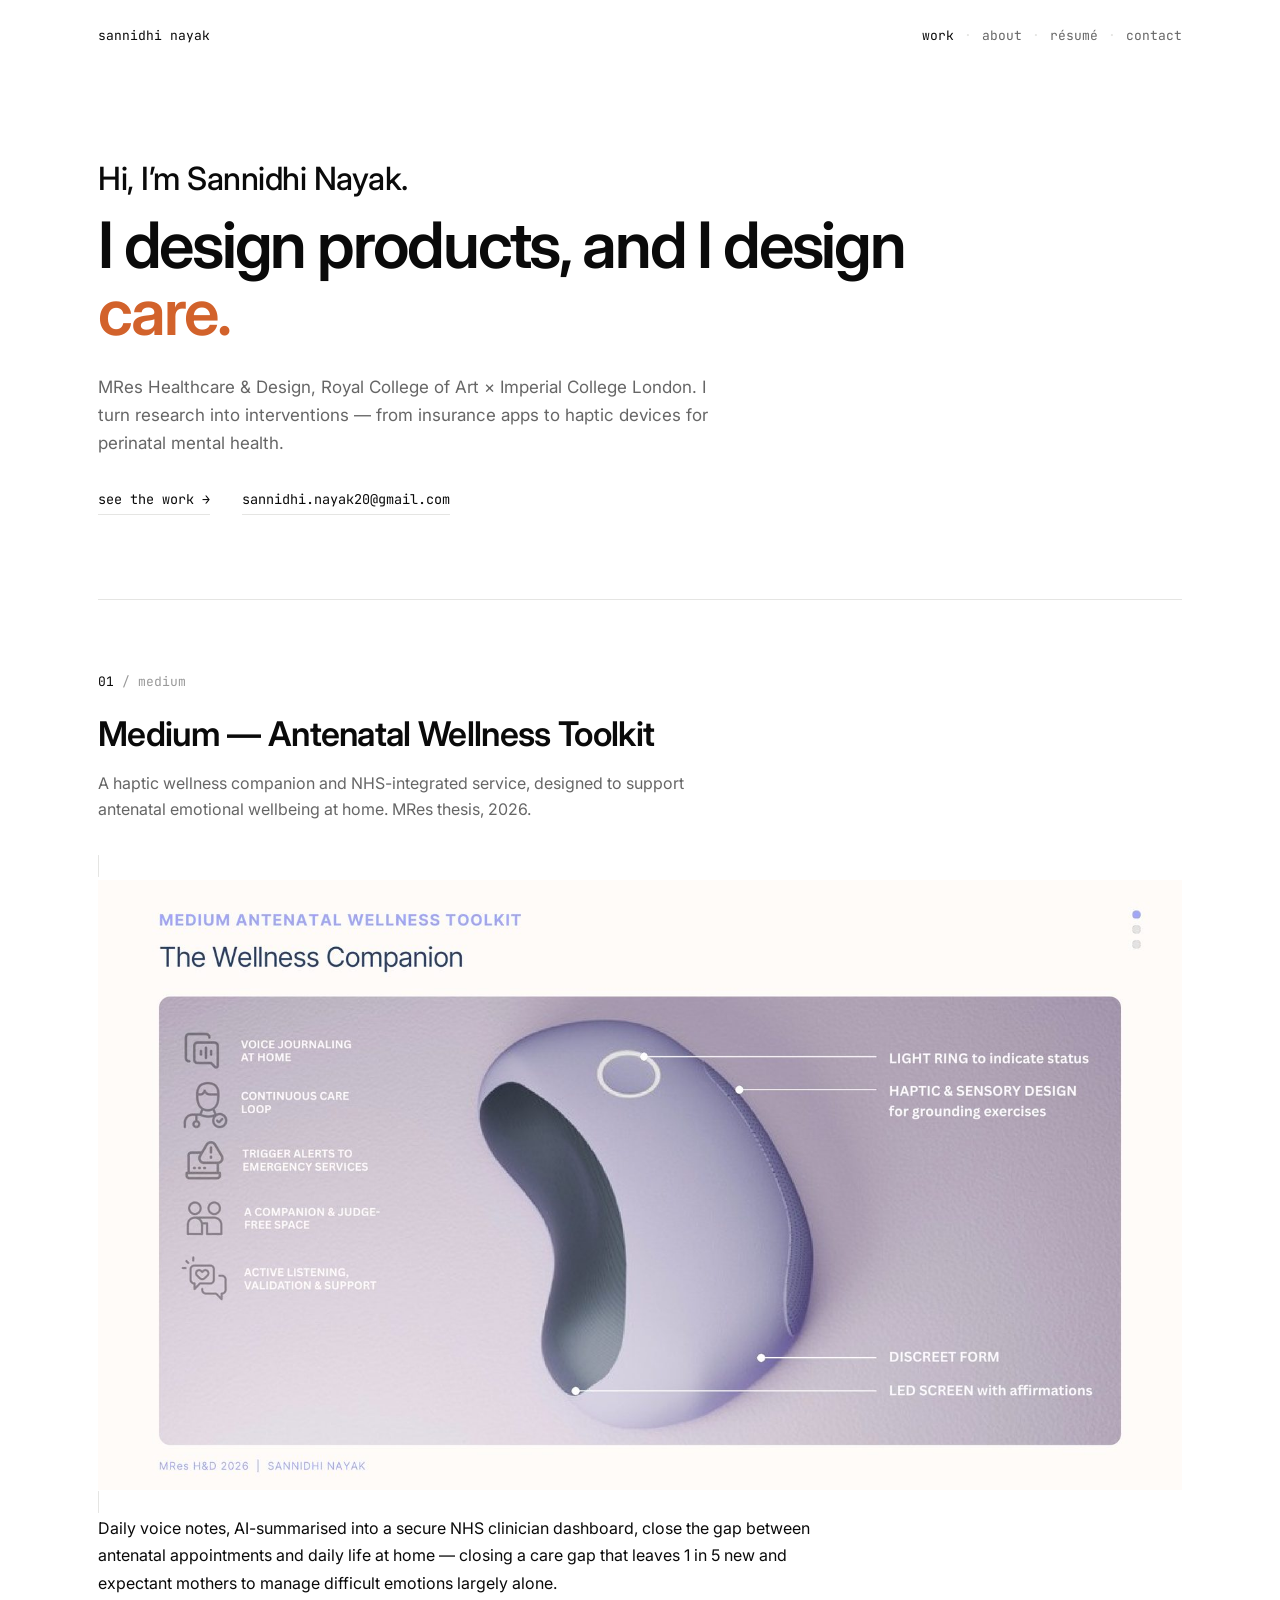
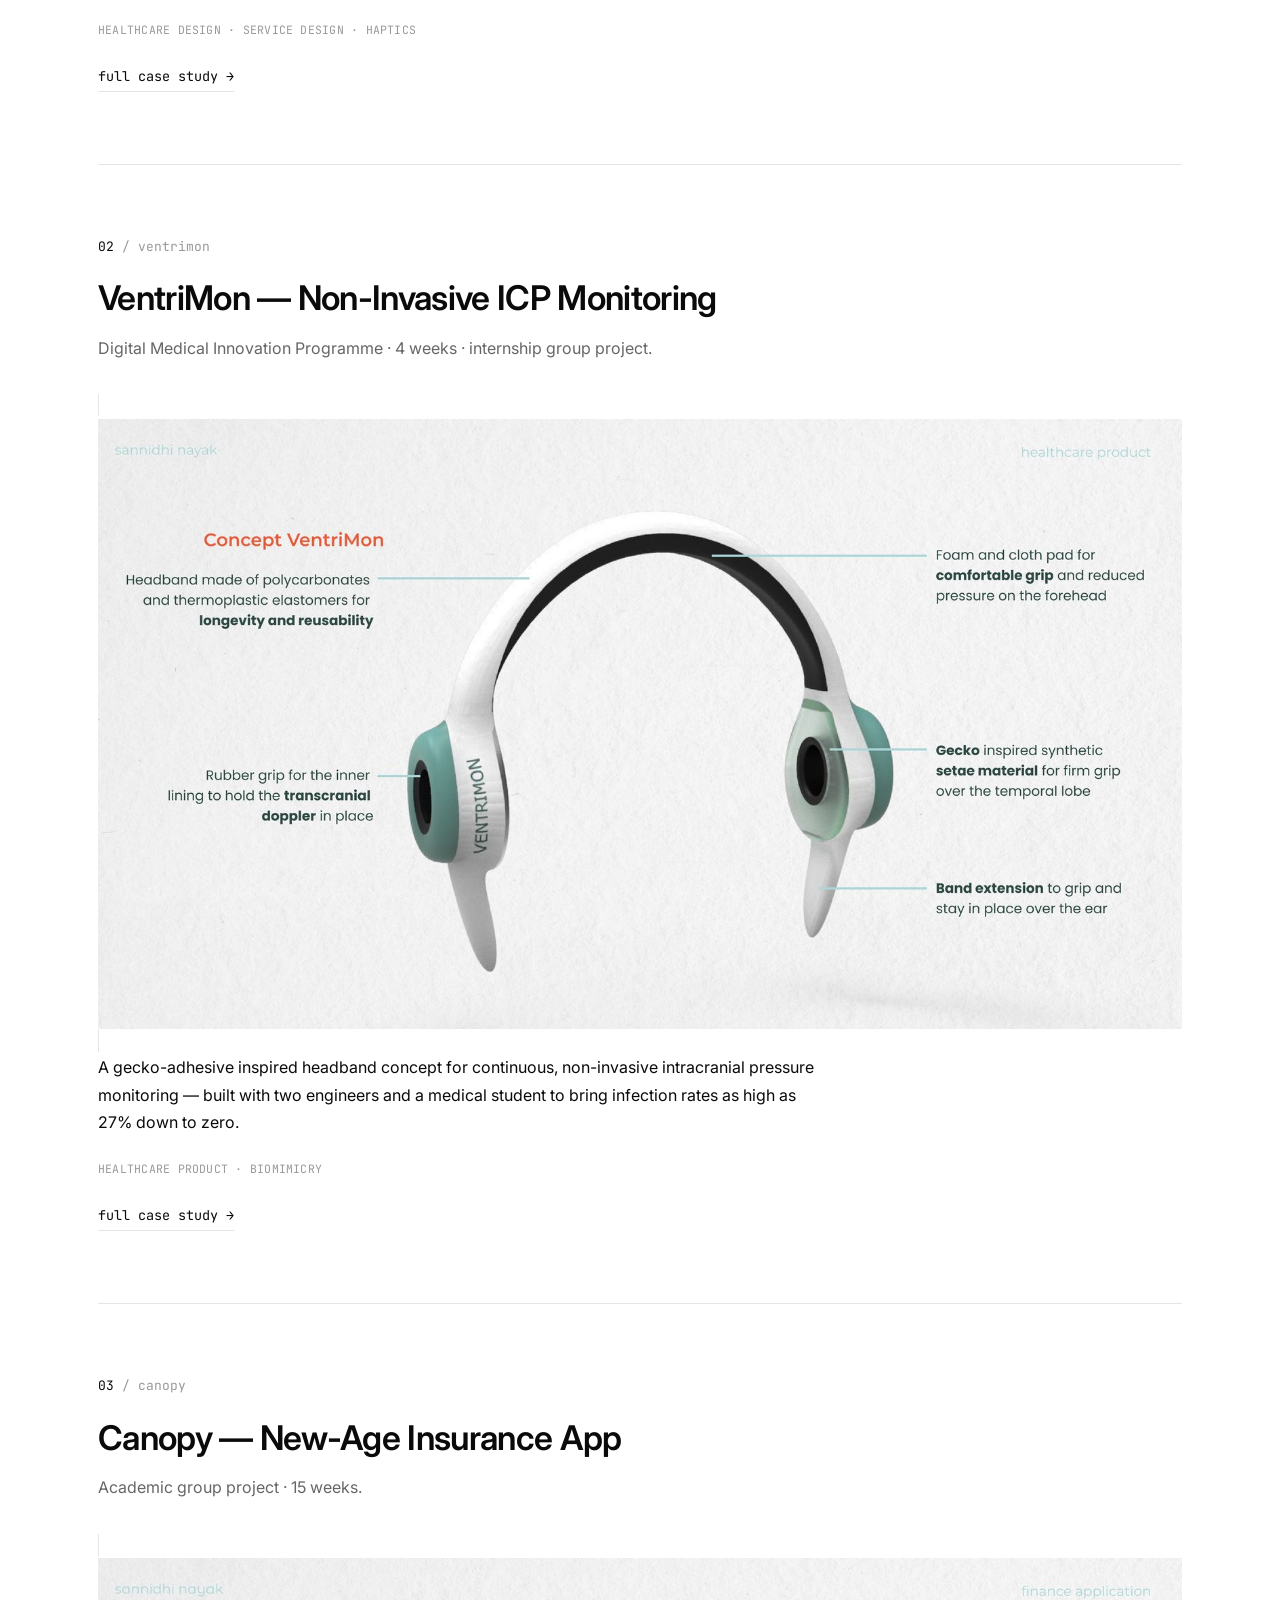
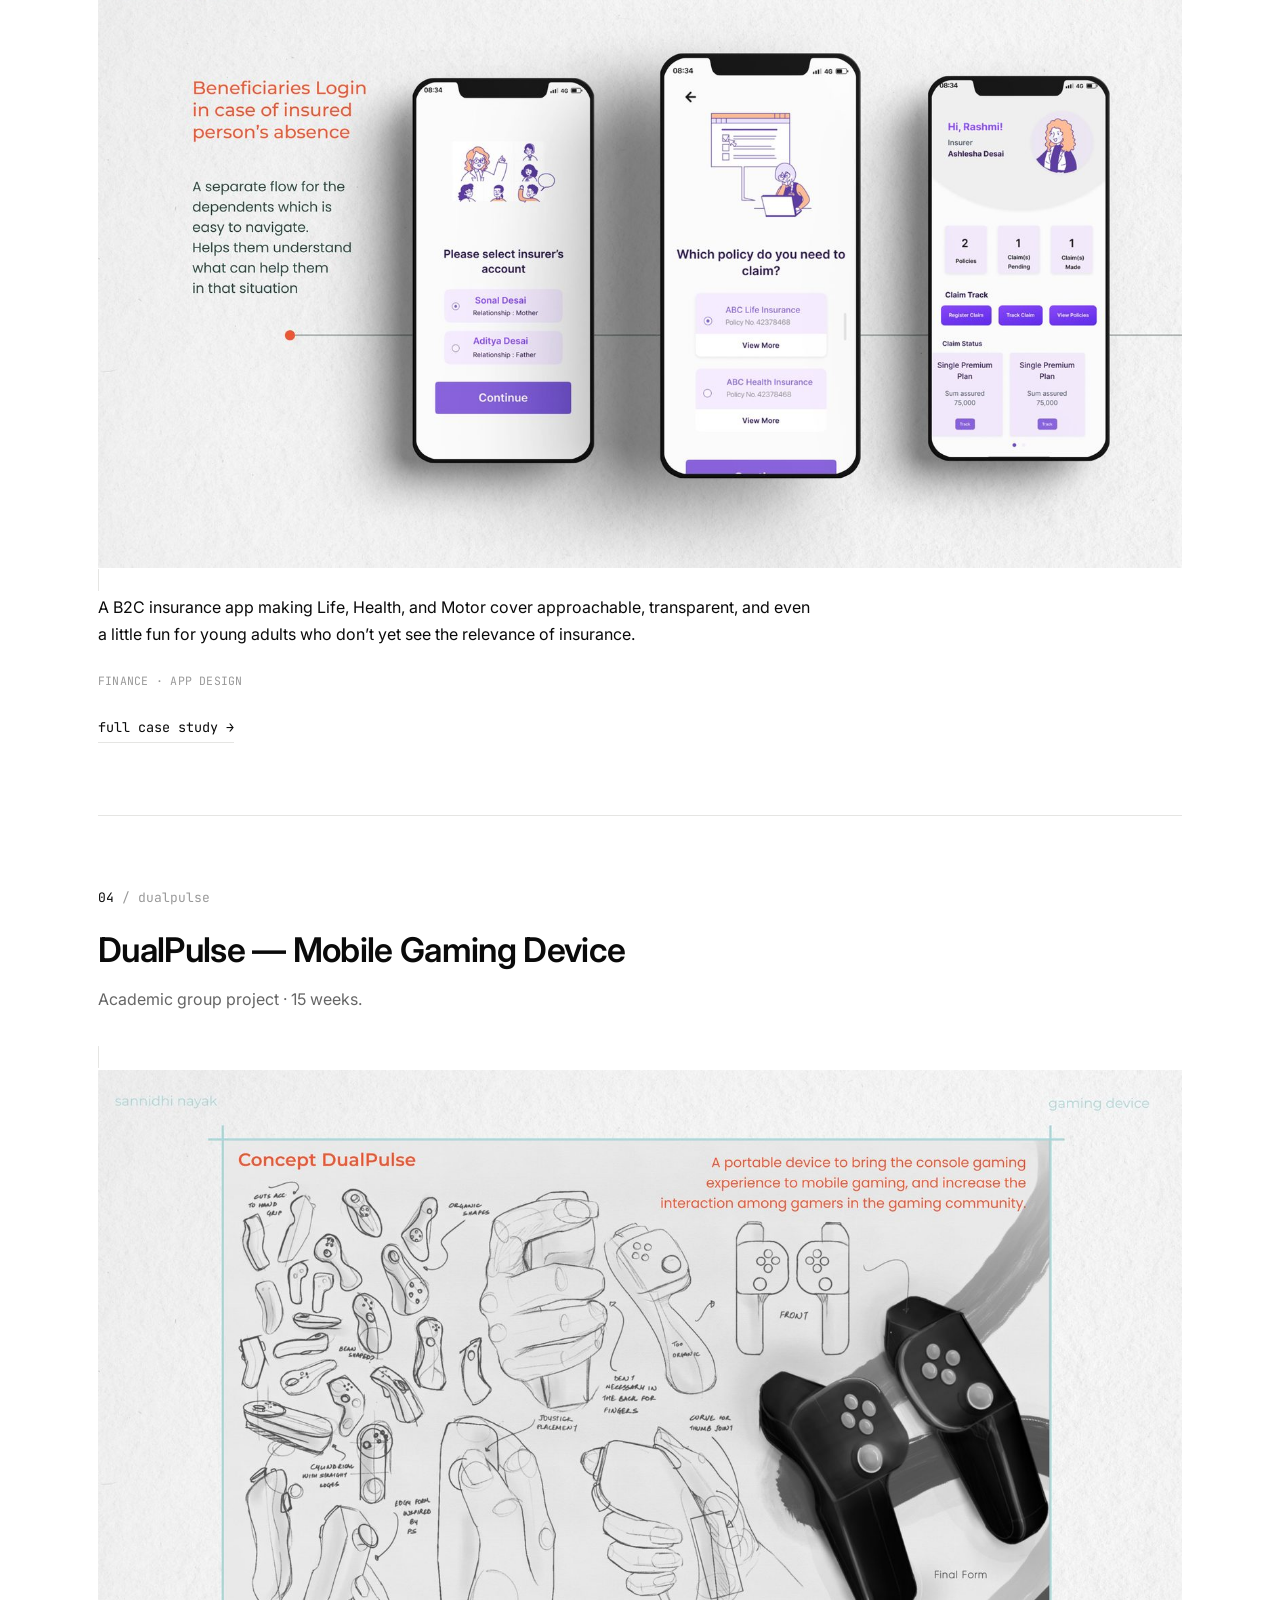
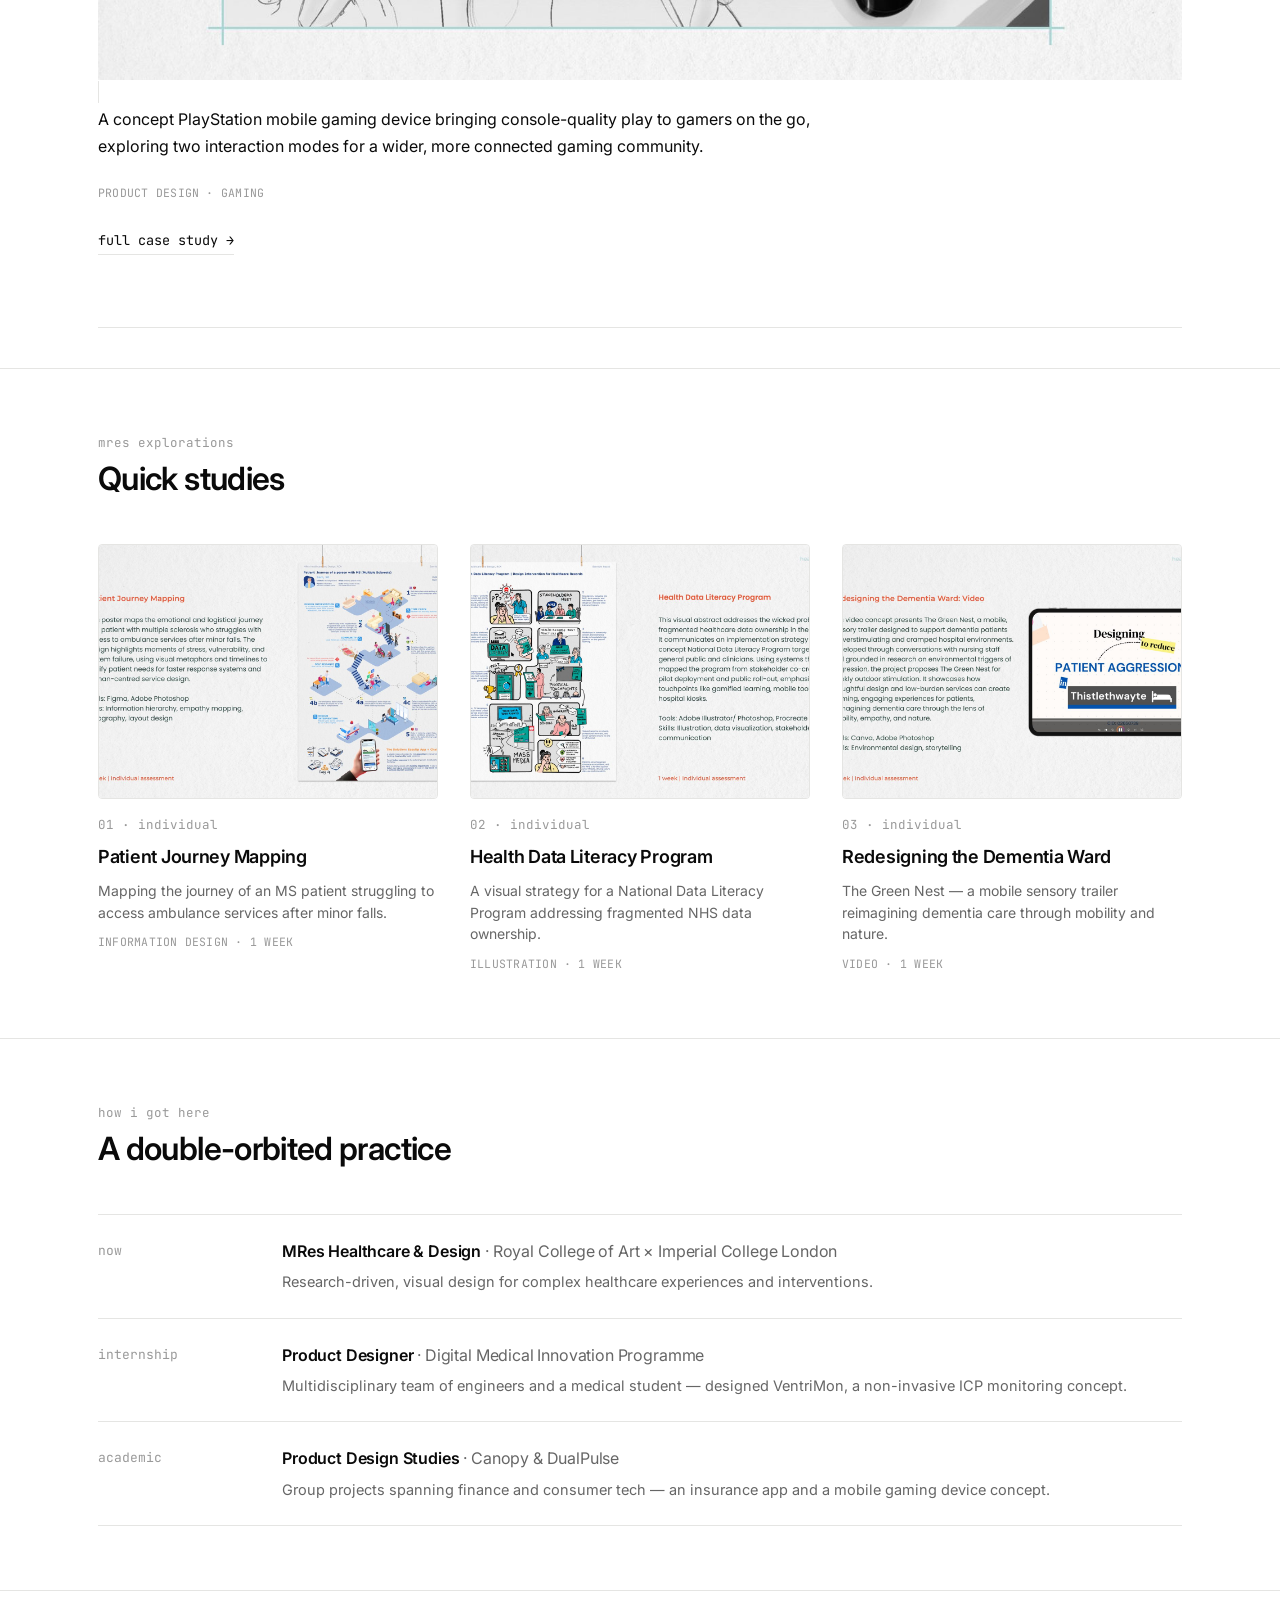
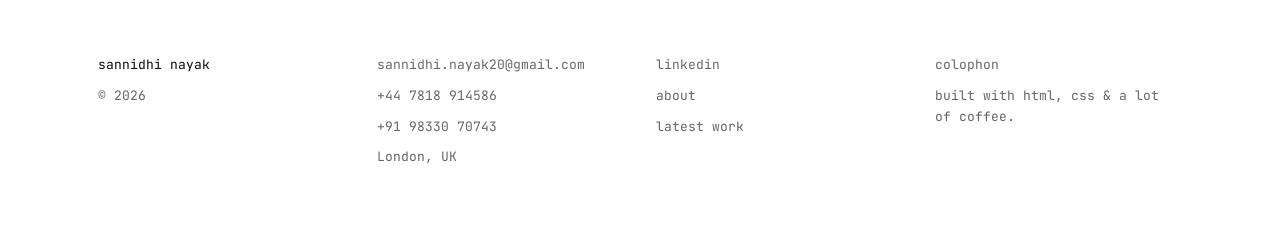
<file: site/index.html>
<!doctype html>
<html lang="en">
<head>
  <meta charset="UTF-8" />
  <meta name="viewport" content="width=device-width, initial-scale=1.0" />
  <title>Sannidhi Nayak — Product Design &amp; Research</title>
  <meta name="description" content="Product designer with an MRes in Healthcare &amp; Design (RCA × Imperial College London). Selected work in healthcare, finance, and product design." />
  <link rel="preconnect" href="https://fonts.googleapis.com" />
  <link rel="preconnect" href="https://fonts.gstatic.com" crossorigin />
  <link href="https://fonts.googleapis.com/css2?family=Inter:wght@400;500;600;700&family=JetBrains+Mono:wght@400;500&display=swap" rel="stylesheet" />
  <link rel="stylesheet" href="css/style.css" />
</head>
<body>

  <nav class="nav">
    <div class="container">
      <a href="index.html" class="nav-logo">sannidhi nayak</a>
      <button class="nav-toggle">menu</button>
      <ul class="nav-links">
        <li><a href="index.html#work" class="active">work</a></li>
        <li class="dot">&middot;</li>
        <li><a href="about.html">about</a></li>
        <li class="dot">&middot;</li>
        <li><a href="about.html#contact">résumé</a></li>
        <li class="dot">&middot;</li>
        <li><a href="index.html#contact">contact</a></li>
      </ul>
    </div>
  </nav>

  <header class="hero">
    <div class="container">
      <p class="hero-intro">Hi, I&rsquo;m Sannidhi Nayak.</p>
      <h1 class="hero-headline">I design products, and I design <em>care.</em></h1>
      <p class="hero-sub">MRes Healthcare &amp; Design, Royal College of Art × Imperial College London. I turn research into interventions — from insurance apps to haptic devices for perinatal mental health.</p>
      <div class="link-row">
        <a href="#work" class="link-arrow">see the work &rarr;</a>
        <a href="mailto:sannidhi.nayak20@gmail.com" class="link-arrow">sannidhi.nayak20@gmail.com</a>
      </div>
    </div>
  </header>

  <section class="work-list" id="work">
    <div class="container">

      <div class="work-item reveal">
        <div class="work-label"><span class="n">01</span> / medium</div>
        <h3>Medium — Antenatal Wellness Toolkit</h3>
        <p class="work-sub">A haptic wellness companion and NHS-integrated service, designed to support antenatal emotional wellbeing at home. MRes thesis, 2026.</p>
        <a href="work/medium.html" class="work-image"><img src="assets/medium/m06.jpg" alt="Medium — The Wellness Companion device" /></a>
        <div class="work-content">
          <p class="work-desc">Daily voice notes, AI-summarised into a secure NHS clinician dashboard, close the gap between antenatal appointments and daily life at home — closing a care gap that leaves 1 in 5 new and expectant mothers to manage difficult emotions largely alone.</p>
          <div class="tags"><span>Healthcare Design</span><span>Service Design</span><span>Haptics</span></div>
          <a href="work/medium.html" class="link-arrow">full case study &rarr;</a>
        </div>
      </div>

      <div class="work-item reveal">
        <div class="work-label"><span class="n">02</span> / ventrimon</div>
        <h3>VentriMon — Non-Invasive ICP Monitoring</h3>
        <p class="work-sub">Digital Medical Innovation Programme &middot; 4 weeks &middot; internship group project.</p>
        <a href="work/ventrimon.html" class="work-image"><img src="assets/portfolio/p13.jpg" alt="VentriMon concept headband device" /></a>
        <div class="work-content">
          <p class="work-desc">A gecko-adhesive inspired headband concept for continuous, non-invasive intracranial pressure monitoring — built with two engineers and a medical student to bring infection rates as high as 27% down to zero.</p>
          <div class="tags"><span>Healthcare Product</span><span>Biomimicry</span></div>
          <a href="work/ventrimon.html" class="link-arrow">full case study &rarr;</a>
        </div>
      </div>

      <div class="work-item reveal">
        <div class="work-label"><span class="n">03</span> / canopy</div>
        <h3>Canopy — New-Age Insurance App</h3>
        <p class="work-sub">Academic group project &middot; 15 weeks.</p>
        <a href="work/canopy.html" class="work-image"><img src="assets/portfolio/p18.jpg" alt="Canopy insurance app screens" /></a>
        <div class="work-content">
          <p class="work-desc">A B2C insurance app making Life, Health, and Motor cover approachable, transparent, and even a little fun for young adults who don&rsquo;t yet see the relevance of insurance.</p>
          <div class="tags"><span>Finance</span><span>App Design</span></div>
          <a href="work/canopy.html" class="link-arrow">full case study &rarr;</a>
        </div>
      </div>

      <div class="work-item reveal">
        <div class="work-label"><span class="n">04</span> / dualpulse</div>
        <h3>DualPulse — Mobile Gaming Device</h3>
        <p class="work-sub">Academic group project &middot; 15 weeks.</p>
        <a href="work/dualpulse.html" class="work-image"><img src="assets/portfolio/p25.jpg" alt="DualPulse mobile gaming device concept" /></a>
        <div class="work-content">
          <p class="work-desc">A concept PlayStation mobile gaming device bringing console-quality play to gamers on the go, exploring two interaction modes for a wider, more connected gaming community.</p>
          <div class="tags"><span>Product Design</span><span>Gaming</span></div>
          <a href="work/dualpulse.html" class="link-arrow">full case study &rarr;</a>
        </div>
      </div>

    </div>
  </section>

  <section class="gallery">
    <div class="container">
      <div class="gallery-header reveal">
        <p class="eyebrow">mres explorations</p>
        <h2 class="section-title">Quick studies</h2>
      </div>
      <div class="gallery-grid">

        <a class="gallery-card reveal" href="assets/portfolio/p04.jpg" target="_blank" rel="noopener">
          <div class="gallery-card-image"><img src="assets/portfolio/p04.jpg" alt="Patient Journey Mapping poster" /></div>
          <div class="gallery-card-meta">01 &middot; individual</div>
          <h4>Patient Journey Mapping</h4>
          <p>Mapping the journey of an MS patient struggling to access ambulance services after minor falls.</p>
          <div class="tags"><span>Information Design</span><span>1 Week</span></div>
        </a>

        <a class="gallery-card reveal" href="assets/portfolio/p05.jpg" target="_blank" rel="noopener">
          <div class="gallery-card-image"><img src="assets/portfolio/p05.jpg" alt="Health Data Literacy Program poster" /></div>
          <div class="gallery-card-meta">02 &middot; individual</div>
          <h4>Health Data Literacy Program</h4>
          <p>A visual strategy for a National Data Literacy Program addressing fragmented NHS data ownership.</p>
          <div class="tags"><span>Illustration</span><span>1 Week</span></div>
        </a>

        <a class="gallery-card reveal" href="assets/portfolio/p06.jpg" target="_blank" rel="noopener">
          <div class="gallery-card-image"><img src="assets/portfolio/p06.jpg" alt="Redesigning the Dementia Ward video still" /></div>
          <div class="gallery-card-meta">03 &middot; individual</div>
          <h4>Redesigning the Dementia Ward</h4>
          <p>The Green Nest — a mobile sensory trailer reimagining dementia care through mobility and nature.</p>
          <div class="tags"><span>Video</span><span>1 Week</span></div>
        </a>

      </div>
    </div>
  </section>

  <section class="timeline">
    <div class="container">
      <div class="reveal">
        <p class="eyebrow">how i got here</p>
        <h2 class="section-title">A double-orbited practice</h2>
      </div>
      <div class="timeline-list">
        <div class="timeline-row reveal">
          <span class="timeline-tag">now</span>
          <div>
            <h4>MRes Healthcare &amp; Design <span class="co">&middot; Royal College of Art × Imperial College London</span></h4>
            <p>Research-driven, visual design for complex healthcare experiences and interventions.</p>
          </div>
        </div>
        <div class="timeline-row reveal">
          <span class="timeline-tag">internship</span>
          <div>
            <h4>Product Designer <span class="co">&middot; Digital Medical Innovation Programme</span></h4>
            <p>Multidisciplinary team of engineers and a medical student — designed VentriMon, a non-invasive ICP monitoring concept.</p>
          </div>
        </div>
        <div class="timeline-row reveal">
          <span class="timeline-tag">academic</span>
          <div>
            <h4>Product Design Studies <span class="co">&middot; Canopy &amp; DualPulse</span></h4>
            <p>Group projects spanning finance and consumer tech — an insurance app and a mobile gaming device concept.</p>
          </div>
        </div>
      </div>
    </div>
  </section>

  <footer class="footer" id="contact">
    <div class="container">
      <div class="footer-grid">
        <div class="footer-col">
          <span class="name">sannidhi nayak</span>
          <span>&copy; 2026</span>
        </div>
        <div class="footer-col">
          <a href="mailto:sannidhi.nayak20@gmail.com">sannidhi.nayak20@gmail.com</a>
          <span>+44 7818 914586</span>
          <span>+91 98330 70743</span>
          <span>London, UK</span>
        </div>
        <div class="footer-col">
          <a href="https://www.linkedin.com/in/sannidhinayak/" target="_blank" rel="noopener">linkedin</a>
          <a href="about.html">about</a>
          <a href="work/medium.html">latest work</a>
        </div>
        <div class="footer-col">
          <span>colophon</span>
          <span>built with html, css &amp; a lot of coffee.</span>
        </div>
      </div>
    </div>
  </footer>

  <script src="js/main.js"></script>
</body>
</html>
</file>
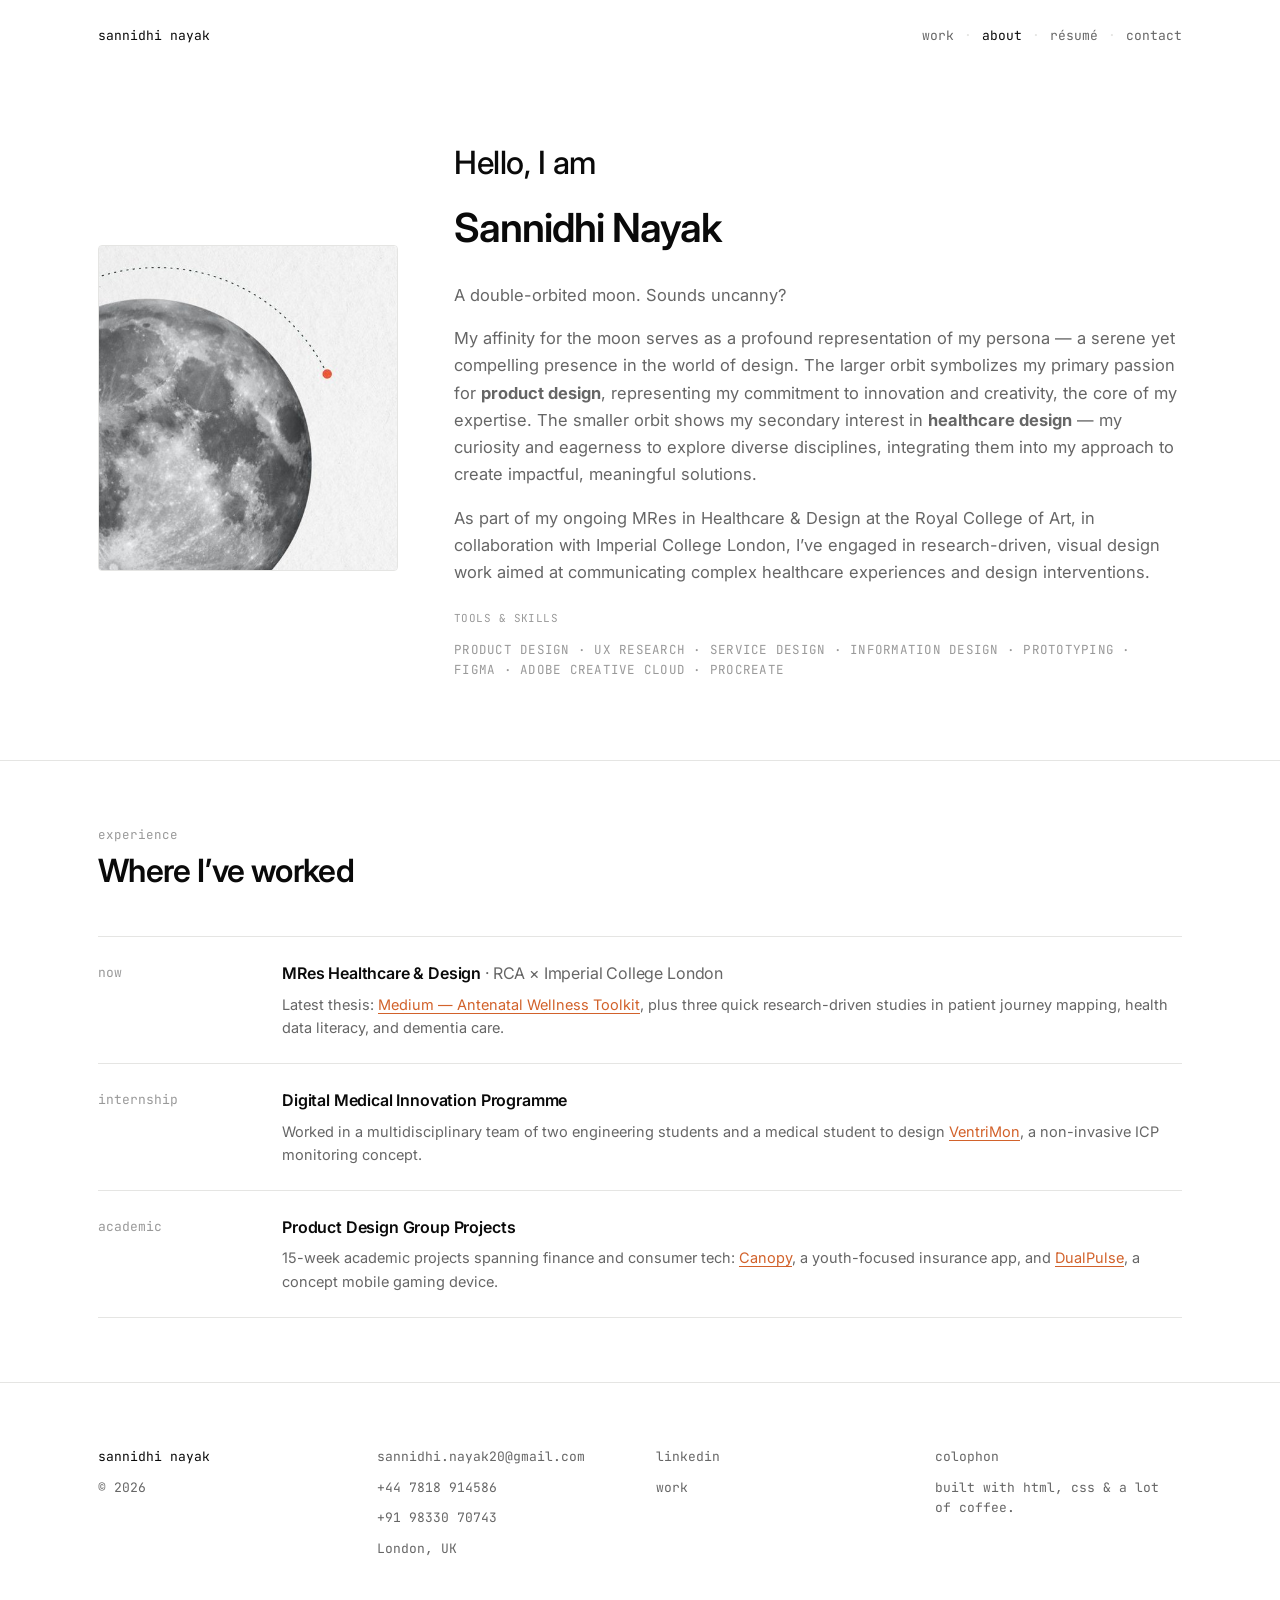
<file: site/about.html>
<!doctype html>
<html lang="en">
<head>
  <meta charset="UTF-8" />
  <meta name="viewport" content="width=device-width, initial-scale=1.0" />
  <title>About — Sannidhi Nayak</title>
  <meta name="description" content="Product designer with an MRes in Healthcare & Design. A double-orbited practice: product design as the primary passion, healthcare design as the curious pull." />
  <link rel="preconnect" href="https://fonts.googleapis.com" />
  <link rel="preconnect" href="https://fonts.gstatic.com" crossorigin />
  <link href="https://fonts.googleapis.com/css2?family=Inter:wght@400;500;600;700&family=JetBrains+Mono:wght@400;500&display=swap" rel="stylesheet" />
  <link rel="stylesheet" href="css/style.css" />
</head>
<body>

  <nav class="nav">
    <div class="container">
      <a href="index.html" class="nav-logo">sannidhi nayak</a>
      <button class="nav-toggle">menu</button>
      <ul class="nav-links">
        <li><a href="index.html#work">work</a></li>
        <li class="dot">&middot;</li>
        <li><a href="about.html" class="active">about</a></li>
        <li class="dot">&middot;</li>
        <li><a href="about.html#contact">résumé</a></li>
        <li class="dot">&middot;</li>
        <li><a href="about.html#contact">contact</a></li>
      </ul>
    </div>
  </nav>

  <section class="about-hero">
    <div class="container about-grid">
      <div class="about-moon reveal"><img src="assets/portfolio/moon-crop.jpg" alt="A double-orbited moon" /></div>
      <div class="reveal">
        <p class="hero-intro" style="font-size:32px;">Hello, I am</p>
        <h1>Sannidhi Nayak</h1>
        <p class="lede">A double-orbited moon. Sounds uncanny?</p>
        <p class="lede">My affinity for the moon serves as a profound representation of my persona — a serene yet compelling presence in the world of design. The larger orbit symbolizes my primary passion for <strong>product design</strong>, representing my commitment to innovation and creativity, the core of my expertise. The smaller orbit shows my secondary interest in <strong>healthcare design</strong> — my curiosity and eagerness to explore diverse disciplines, integrating them into my approach to create impactful, meaningful solutions.</p>
        <p class="lede">As part of my ongoing MRes in Healthcare &amp; Design at the Royal College of Art, in collaboration with Imperial College London, I&rsquo;ve engaged in research-driven, visual design work aimed at communicating complex healthcare experiences and design interventions.</p>
        <div class="skills-row">
          <span class="label">tools &amp; skills</span>
          <div class="tags">
            <span>Product Design</span><span>UX Research</span><span>Service Design</span><span>Information Design</span><span>Prototyping</span><span>Figma</span><span>Adobe Creative Cloud</span><span>Procreate</span>
          </div>
        </div>
      </div>
    </div>
  </section>

  <section class="timeline">
    <div class="container">
      <div class="reveal">
        <p class="eyebrow">experience</p>
        <h2 class="section-title">Where I&rsquo;ve worked</h2>
      </div>
      <div class="timeline-list">
        <div class="timeline-row reveal">
          <span class="timeline-tag">now</span>
          <div>
            <h4>MRes Healthcare &amp; Design <span class="co">&middot; RCA × Imperial College London</span></h4>
            <p>Latest thesis: <a href="work/medium.html" style="color:var(--accent); border-bottom:1px solid currentColor;">Medium — Antenatal Wellness Toolkit</a>, plus three quick research-driven studies in patient journey mapping, health data literacy, and dementia care.</p>
          </div>
        </div>
        <div class="timeline-row reveal">
          <span class="timeline-tag">internship</span>
          <div>
            <h4>Digital Medical Innovation Programme</h4>
            <p>Worked in a multidisciplinary team of two engineering students and a medical student to design <a href="work/ventrimon.html" style="color:var(--accent); border-bottom:1px solid currentColor;">VentriMon</a>, a non-invasive ICP monitoring concept.</p>
          </div>
        </div>
        <div class="timeline-row reveal">
          <span class="timeline-tag">academic</span>
          <div>
            <h4>Product Design Group Projects</h4>
            <p>15-week academic projects spanning finance and consumer tech: <a href="work/canopy.html" style="color:var(--accent); border-bottom:1px solid currentColor;">Canopy</a>, a youth-focused insurance app, and <a href="work/dualpulse.html" style="color:var(--accent); border-bottom:1px solid currentColor;">DualPulse</a>, a concept mobile gaming device.</p>
          </div>
        </div>
      </div>
    </div>
  </section>

  <footer class="footer" id="contact">
    <div class="container">
      <div class="footer-grid">
        <div class="footer-col">
          <span class="name">sannidhi nayak</span>
          <span>&copy; 2026</span>
        </div>
        <div class="footer-col">
          <a href="mailto:sannidhi.nayak20@gmail.com">sannidhi.nayak20@gmail.com</a>
          <span>+44 7818 914586</span>
          <span>+91 98330 70743</span>
          <span>London, UK</span>
        </div>
        <div class="footer-col">
          <a href="https://www.linkedin.com/in/sannidhinayak/" target="_blank" rel="noopener">linkedin</a>
          <a href="index.html#work">work</a>
        </div>
        <div class="footer-col">
          <span>colophon</span>
          <span>built with html, css &amp; a lot of coffee.</span>
        </div>
      </div>
    </div>
  </footer>

  <script src="js/main.js"></script>
</body>
</html>
</file>
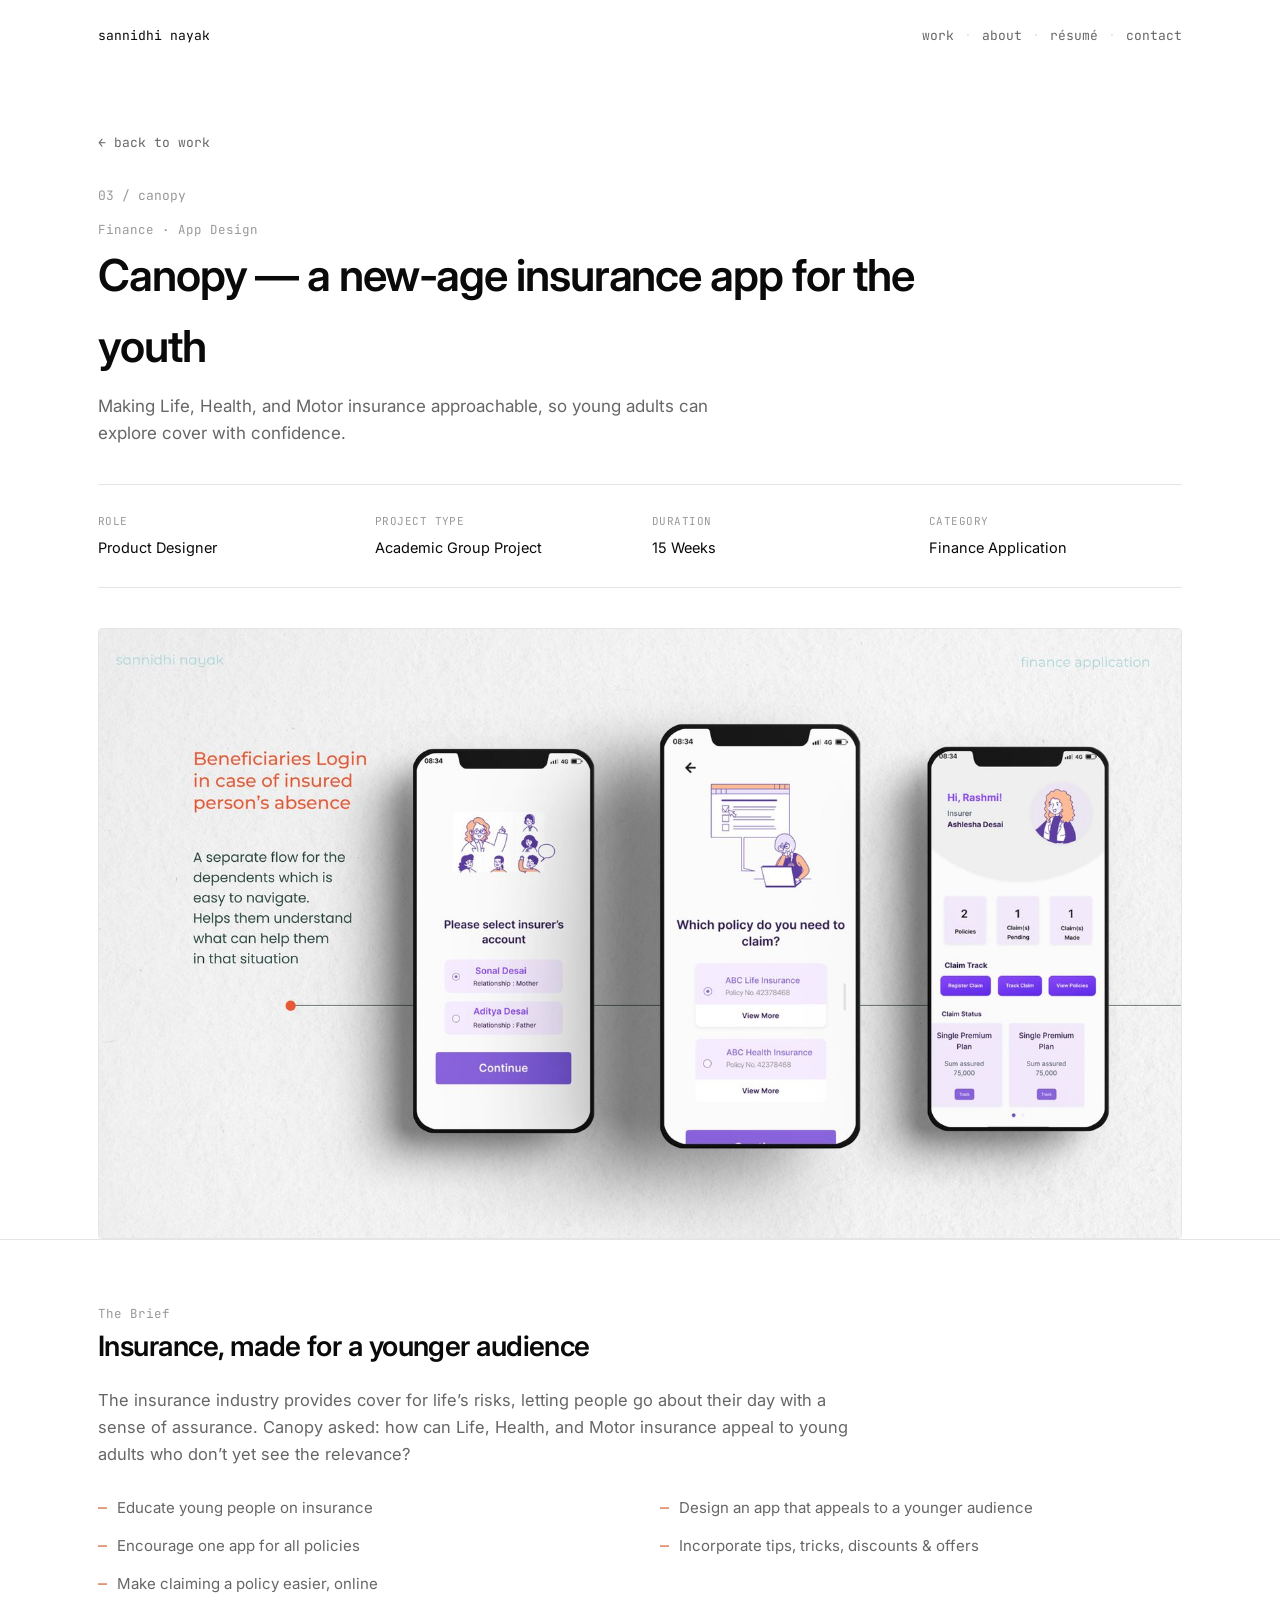
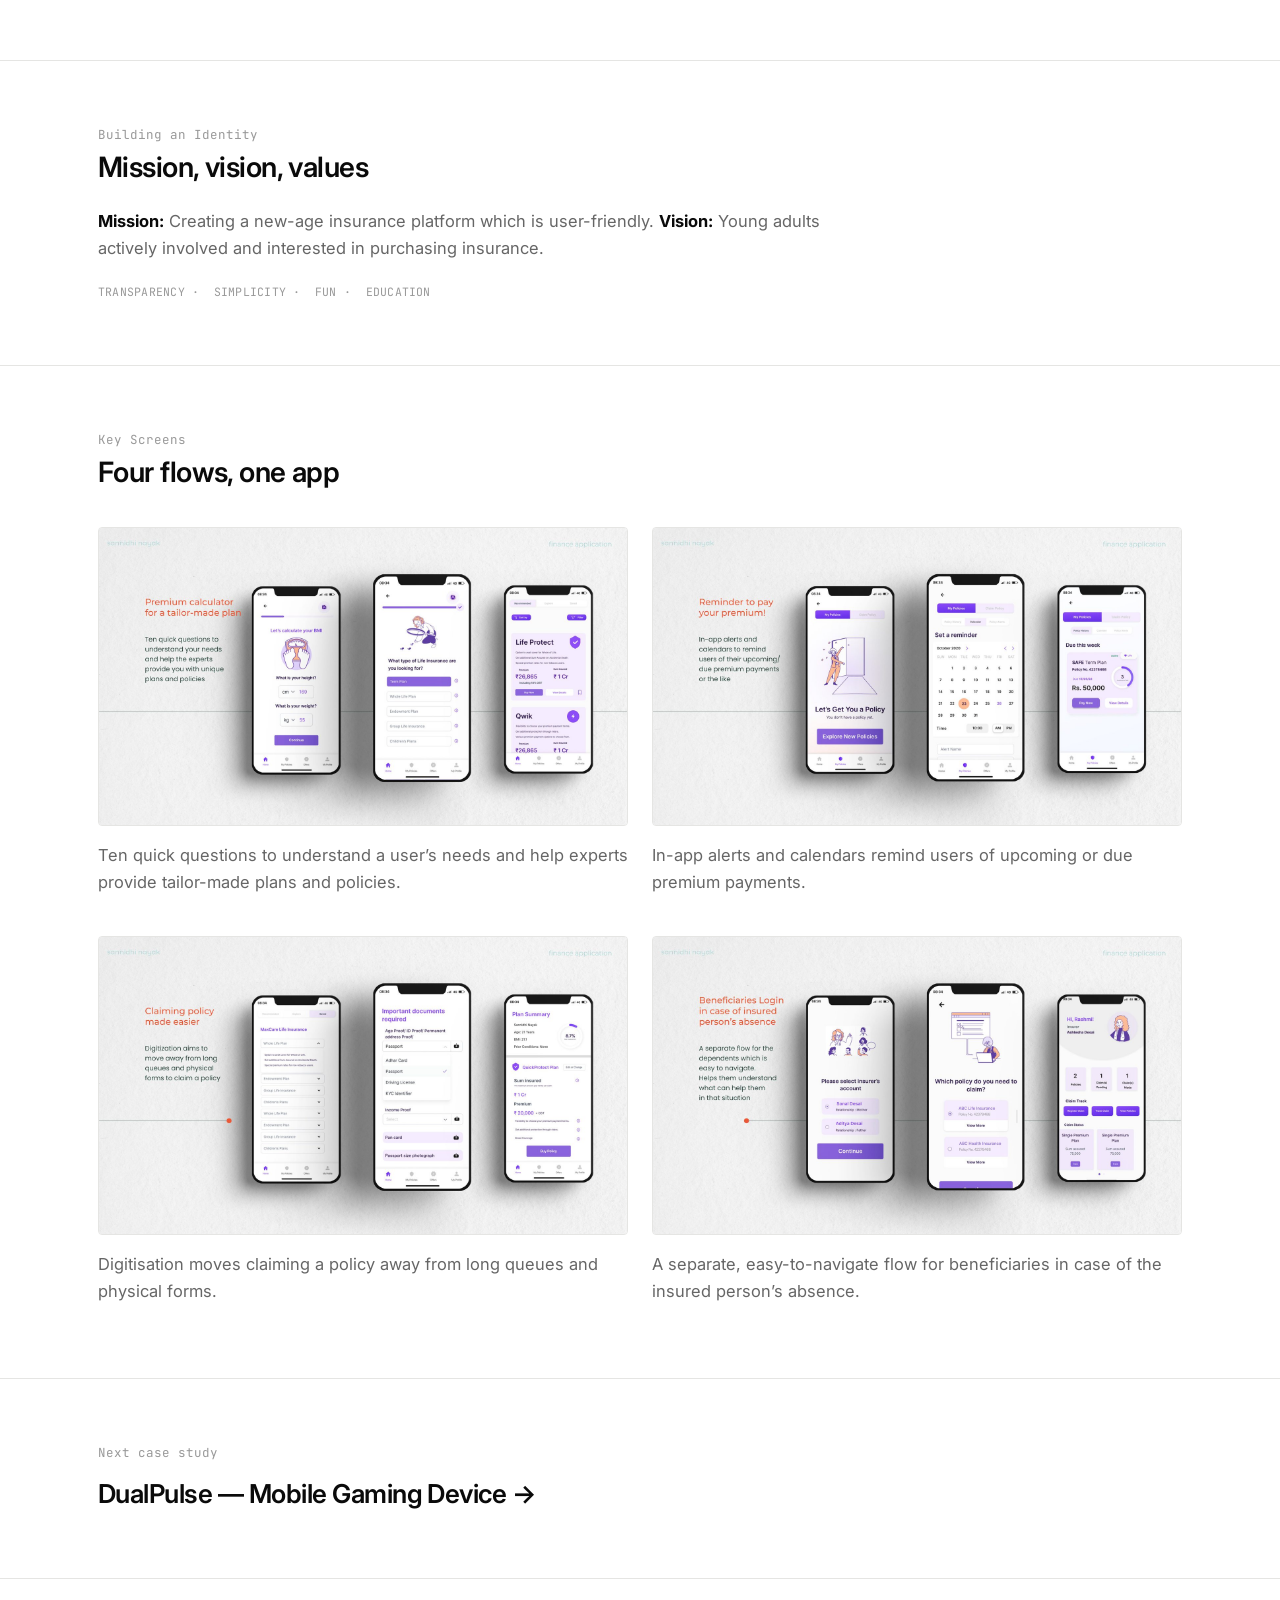
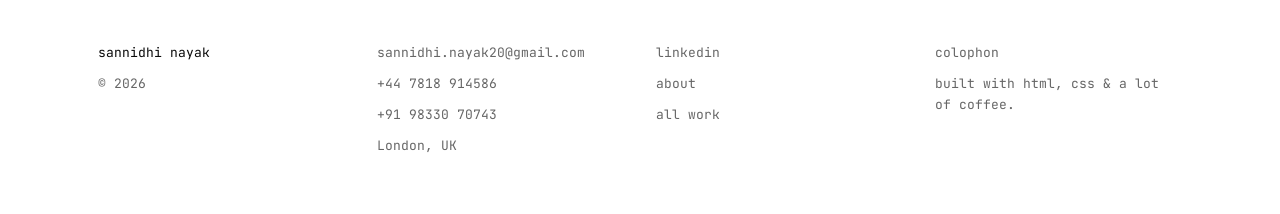
<file: site/work/canopy.html>
<!doctype html>
<html lang="en">
<head>
  <meta charset="UTF-8" />
  <meta name="viewport" content="width=device-width, initial-scale=1.0" />
  <title>Canopy — New-Age Insurance App | Sannidhi Nayak</title>
  <meta name="description" content="A B2C insurance app making Life, Health, and Motor cover approachable for young adults." />
  <link rel="preconnect" href="https://fonts.googleapis.com" />
  <link rel="preconnect" href="https://fonts.gstatic.com" crossorigin />
  <link href="https://fonts.googleapis.com/css2?family=Inter:wght@400;500;600;700&family=JetBrains+Mono:wght@400;500&display=swap" rel="stylesheet" />
  <link rel="stylesheet" href="../css/style.css" />
</head>
<body>

  <nav class="nav">
    <div class="container">
      <a href="../index.html" class="nav-logo">sannidhi nayak</a>
      <button class="nav-toggle">menu</button>
      <ul class="nav-links">
        <li><a href="../index.html#work">work</a></li>
        <li class="dot">&middot;</li>
        <li><a href="../about.html">about</a></li>
        <li class="dot">&middot;</li>
        <li><a href="../about.html#contact">résumé</a></li>
        <li class="dot">&middot;</li>
        <li><a href="../index.html#contact">contact</a></li>
      </ul>
    </div>
  </nav>

  <header class="cs-header">
    <div class="container">
      <a href="../index.html#work" class="cs-back">&larr; back to work</a>
      <p class="cs-label">03 / canopy</p>
      <p class="eyebrow">Finance · App Design</p>
      <h1 class="cs-title">Canopy — a new-age insurance app for the youth</h1>
      <p class="cs-subtitle">Making Life, Health, and Motor insurance approachable, so young adults can explore cover with confidence.</p>

      <div class="cs-meta">
        <div class="cs-meta-item"><div class="label">Role</div><div class="value">Product Designer</div></div>
        <div class="cs-meta-item"><div class="label">Project Type</div><div class="value">Academic Group Project</div></div>
        <div class="cs-meta-item"><div class="label">Duration</div><div class="value">15 Weeks</div></div>
        <div class="cs-meta-item"><div class="label">Category</div><div class="value">Finance Application</div></div>
      </div>

      <div class="cs-hero-image reveal"><img src="../assets/portfolio/p18.jpg" alt="Canopy app — beneficiaries login flow" /></div>
    </div>
  </header>

  <section class="cs-section reveal">
    <div class="container">
      <p class="eyebrow">The Brief</p>
      <h2>Insurance, made for a younger audience</h2>
      <p class="lede">The insurance industry provides cover for life&rsquo;s risks, letting people go about their day with a sense of assurance. Canopy asked: how can Life, Health, and Motor insurance appeal to young adults who don&rsquo;t yet see the relevance?</p>
      <div class="feature-list">
        <div class="feature-item"><span>Educate young people on insurance</span></div>
        <div class="feature-item"><span>Design an app that appeals to a younger audience</span></div>
        <div class="feature-item"><span>Encourage one app for all policies</span></div>
        <div class="feature-item"><span>Incorporate tips, tricks, discounts &amp; offers</span></div>
        <div class="feature-item"><span>Make claiming a policy easier, online</span></div>
      </div>
    </div>
  </section>

  <section class="cs-section reveal">
    <div class="container">
      <p class="eyebrow">Building an Identity</p>
      <h2>Mission, vision, values</h2>
      <p class="lede"><strong style="color:var(--text)">Mission:</strong> Creating a new-age insurance platform which is user-friendly. <strong style="color:var(--text)">Vision:</strong> Young adults actively involved and interested in purchasing insurance.</p>
      <div class="tags" style="margin-top:20px;">
        <span class="tag">Transparency</span>
        <span class="tag">Simplicity</span>
        <span class="tag">Fun</span>
        <span class="tag">Education</span>
      </div>
    </div>
  </section>

  <section class="cs-section reveal">
    <div class="container">
      <p class="eyebrow">Key Screens</p>
      <h2>Four flows, one app</h2>
      <div class="cs-image-row">
        <div>
          <div class="cs-hero-image"><img src="../assets/portfolio/p19.jpg" alt="Canopy premium calculator flow" /></div>
          <p class="lede" style="margin-top:16px;">Ten quick questions to understand a user&rsquo;s needs and help experts provide tailor-made plans and policies.</p>
        </div>
        <div>
          <div class="cs-hero-image"><img src="../assets/portfolio/p20.jpg" alt="Canopy premium payment reminder" /></div>
          <p class="lede" style="margin-top:16px;">In-app alerts and calendars remind users of upcoming or due premium payments.</p>
        </div>
      </div>
      <div class="cs-image-row" style="margin-top:32px;">
        <div>
          <div class="cs-hero-image"><img src="../assets/portfolio/p21.jpg" alt="Canopy digital claims flow" /></div>
          <p class="lede" style="margin-top:16px;">Digitisation moves claiming a policy away from long queues and physical forms.</p>
        </div>
        <div>
          <div class="cs-hero-image"><img src="../assets/portfolio/p18.jpg" alt="Canopy beneficiaries login flow" /></div>
          <p class="lede" style="margin-top:16px;">A separate, easy-to-navigate flow for beneficiaries in case of the insured person&rsquo;s absence.</p>
        </div>
      </div>
    </div>
  </section>

  <section class="cs-next">
    <div class="container">
      <p class="label">Next case study</p>
      <a href="dualpulse.html"><h3>DualPulse — Mobile Gaming Device →</h3></a>
    </div>
  </section>

  <footer class="footer" id="contact">
    <div class="container">
      <div class="footer-grid">
        <div class="footer-col">
          <span class="name">sannidhi nayak</span>
          <span>&copy; 2026</span>
        </div>
        <div class="footer-col">
          <a href="mailto:sannidhi.nayak20@gmail.com">sannidhi.nayak20@gmail.com</a>
          <span>+44 7818 914586</span>
          <span>+91 98330 70743</span>
          <span>London, UK</span>
        </div>
        <div class="footer-col">
          <a href="https://www.linkedin.com/in/sannidhinayak/" target="_blank" rel="noopener">linkedin</a>
          <a href="../about.html">about</a>
          <a href="../index.html#work">all work</a>
        </div>
        <div class="footer-col">
          <span>colophon</span>
          <span>built with html, css &amp; a lot of coffee.</span>
        </div>
      </div>
    </div>
  </footer>

  <script src="../js/main.js"></script>
</body>
</html>
</file>
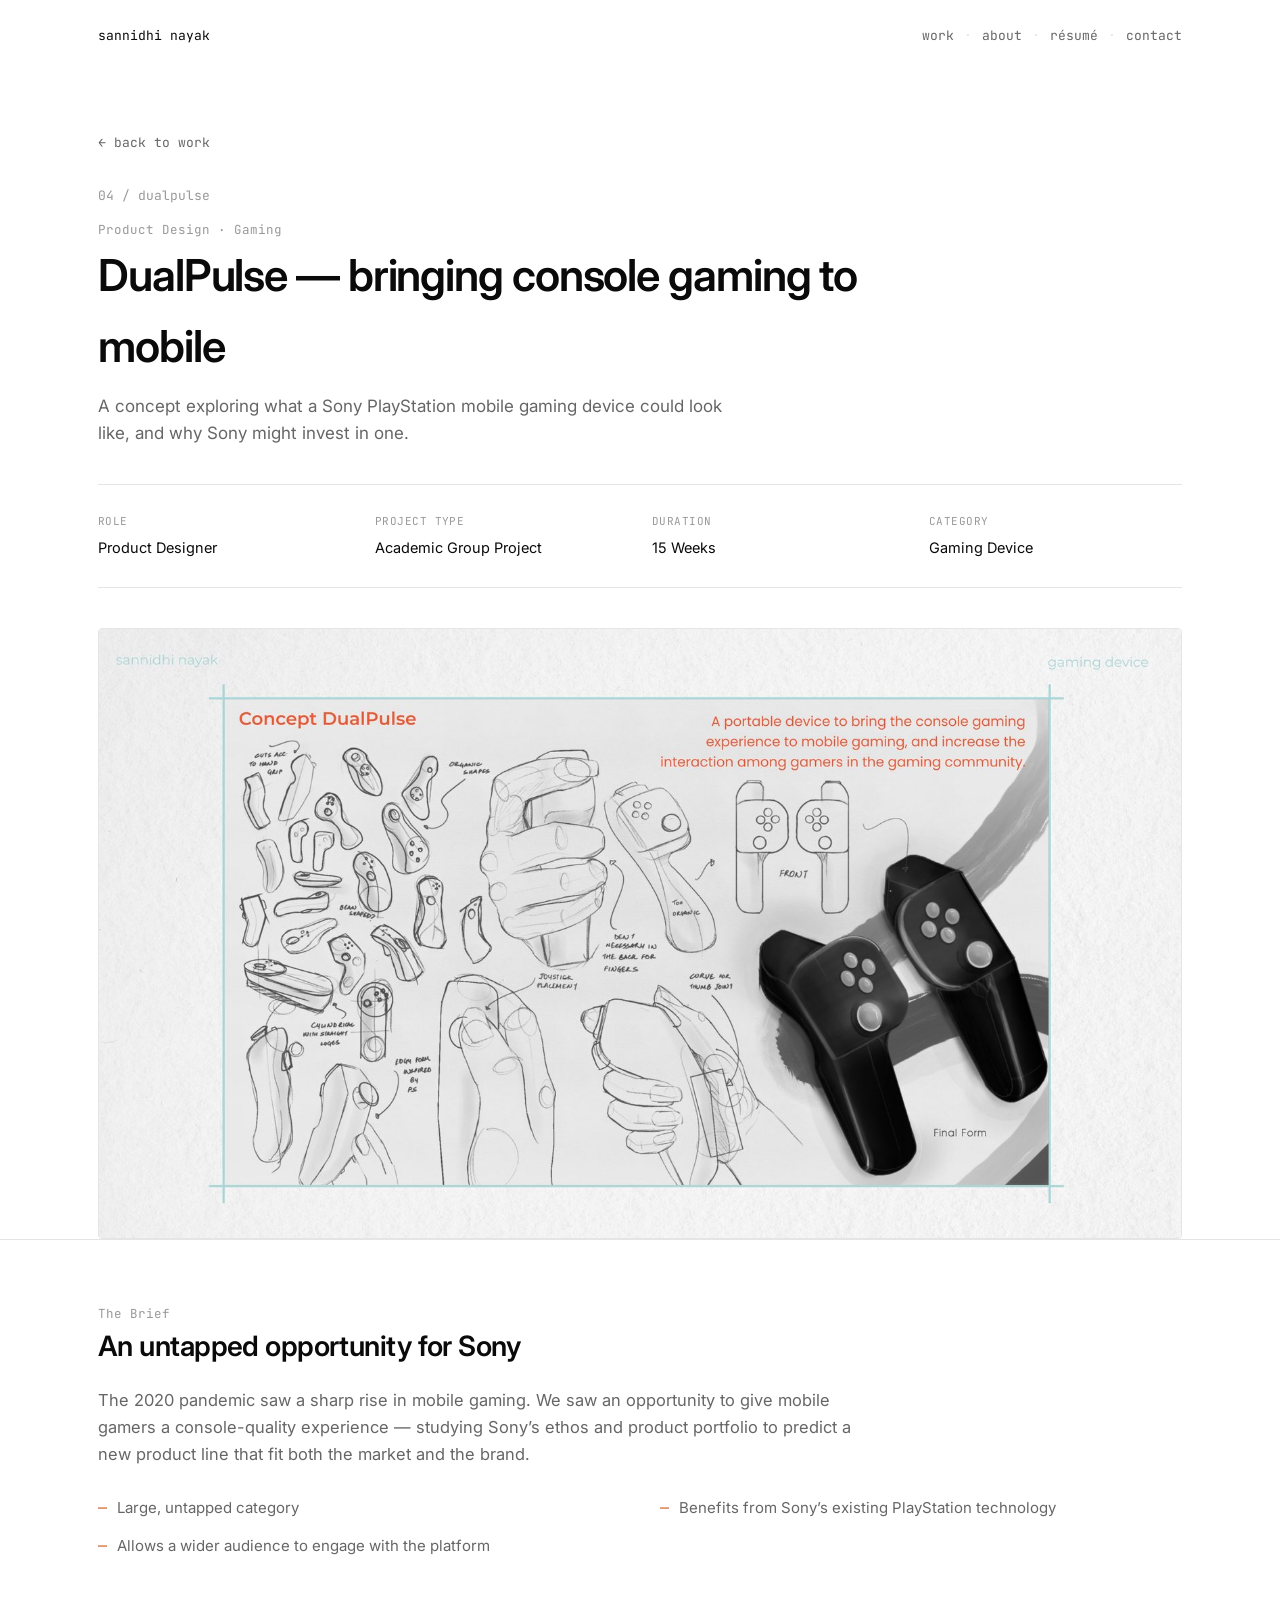
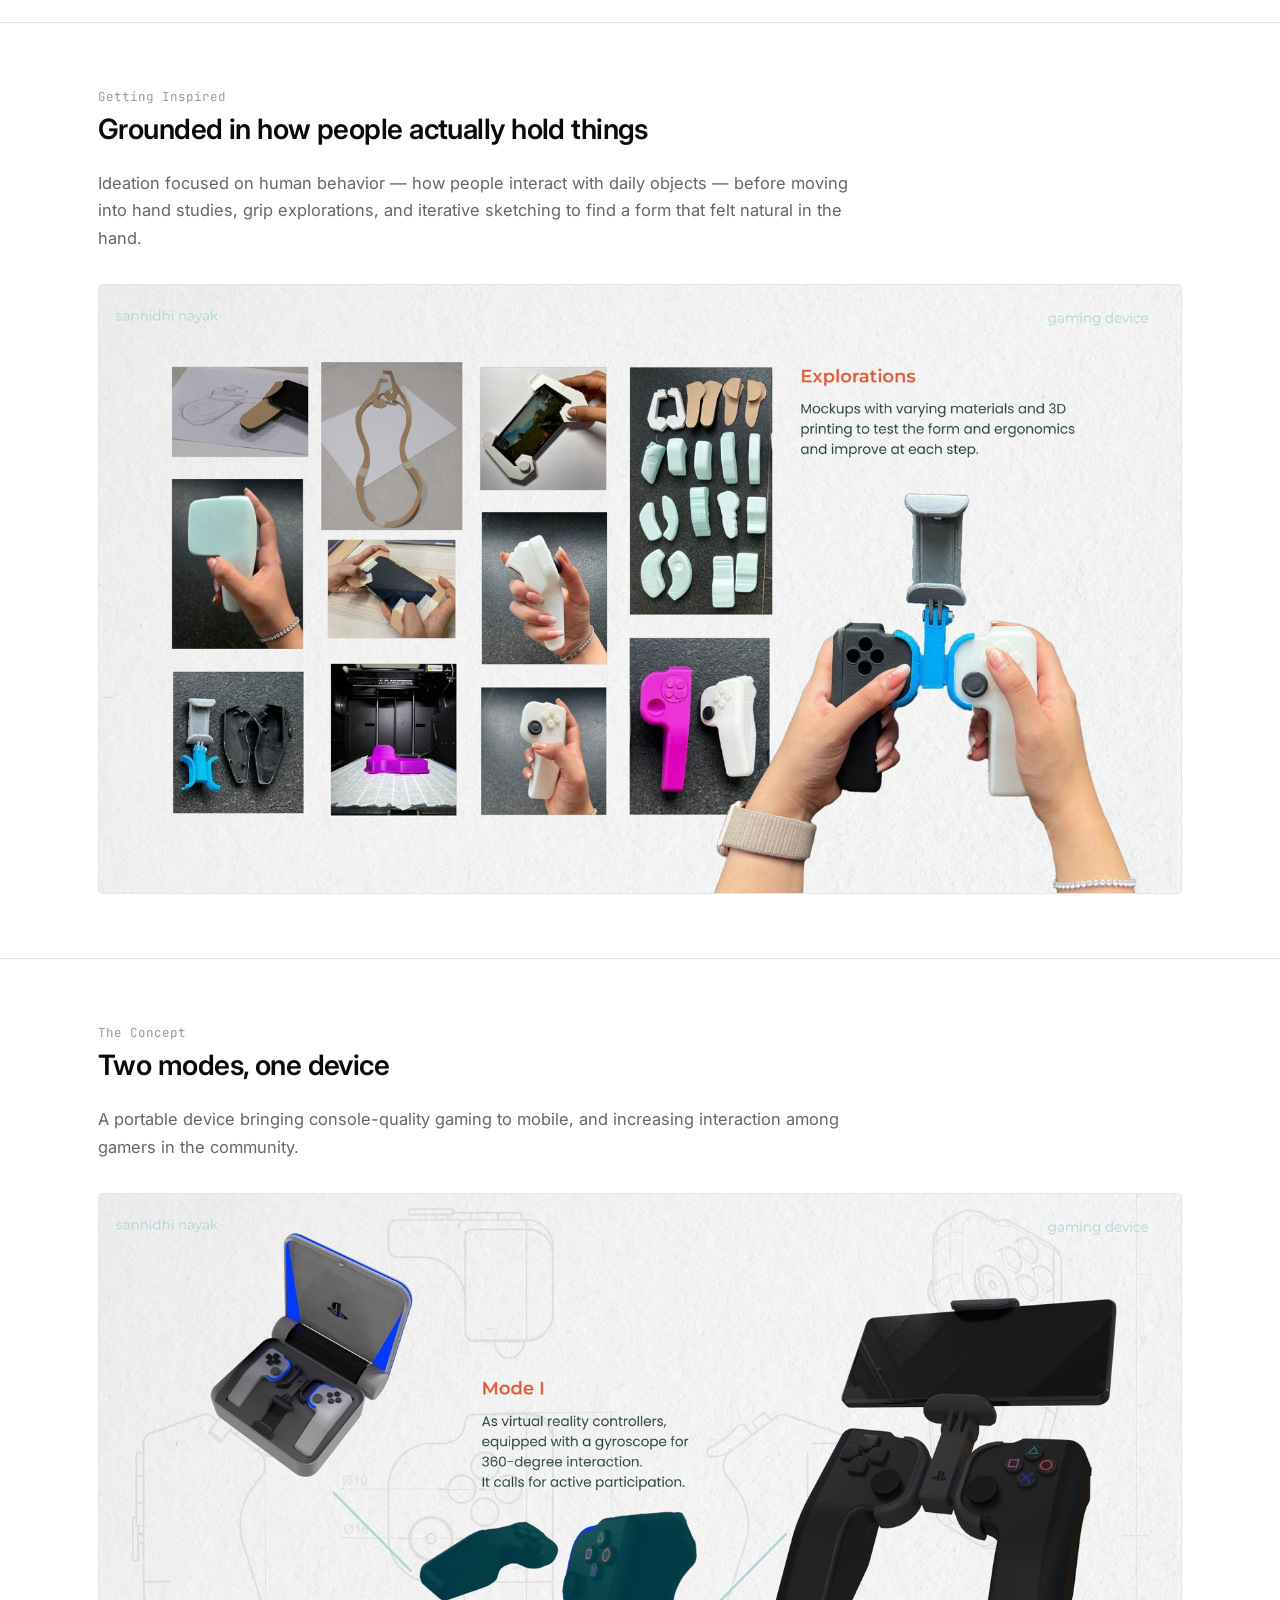
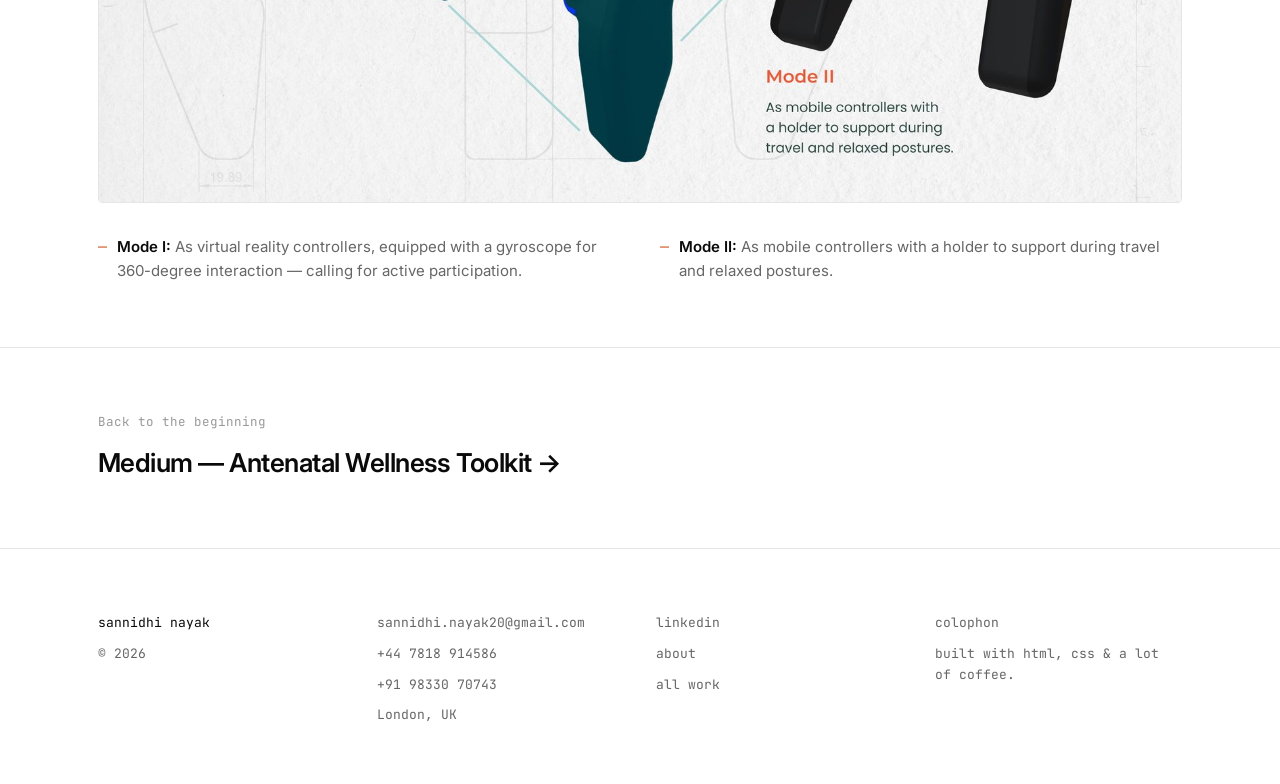
<file: site/work/dualpulse.html>
<!doctype html>
<html lang="en">
<head>
  <meta charset="UTF-8" />
  <meta name="viewport" content="width=device-width, initial-scale=1.0" />
  <title>DualPulse — Mobile Gaming Device | Sannidhi Nayak</title>
  <meta name="description" content="A concept PlayStation mobile gaming device bringing console-quality play to gamers on the go." />
  <link rel="preconnect" href="https://fonts.googleapis.com" />
  <link rel="preconnect" href="https://fonts.gstatic.com" crossorigin />
  <link href="https://fonts.googleapis.com/css2?family=Inter:wght@400;500;600;700&family=JetBrains+Mono:wght@400;500&display=swap" rel="stylesheet" />
  <link rel="stylesheet" href="../css/style.css" />
</head>
<body>

  <nav class="nav">
    <div class="container">
      <a href="../index.html" class="nav-logo">sannidhi nayak</a>
      <button class="nav-toggle">menu</button>
      <ul class="nav-links">
        <li><a href="../index.html#work">work</a></li>
        <li class="dot">&middot;</li>
        <li><a href="../about.html">about</a></li>
        <li class="dot">&middot;</li>
        <li><a href="../about.html#contact">résumé</a></li>
        <li class="dot">&middot;</li>
        <li><a href="../index.html#contact">contact</a></li>
      </ul>
    </div>
  </nav>

  <header class="cs-header">
    <div class="container">
      <a href="../index.html#work" class="cs-back">&larr; back to work</a>
      <p class="cs-label">04 / dualpulse</p>
      <p class="eyebrow">Product Design · Gaming</p>
      <h1 class="cs-title">DualPulse — bringing console gaming to mobile</h1>
      <p class="cs-subtitle">A concept exploring what a Sony PlayStation mobile gaming device could look like, and why Sony might invest in one.</p>

      <div class="cs-meta">
        <div class="cs-meta-item"><div class="label">Role</div><div class="value">Product Designer</div></div>
        <div class="cs-meta-item"><div class="label">Project Type</div><div class="value">Academic Group Project</div></div>
        <div class="cs-meta-item"><div class="label">Duration</div><div class="value">15 Weeks</div></div>
        <div class="cs-meta-item"><div class="label">Category</div><div class="value">Gaming Device</div></div>
      </div>

      <div class="cs-hero-image reveal"><img src="../assets/portfolio/p25.jpg" alt="Concept DualPulse — sketches and final form" /></div>
    </div>
  </header>

  <section class="cs-section reveal">
    <div class="container">
      <p class="eyebrow">The Brief</p>
      <h2>An untapped opportunity for Sony</h2>
      <p class="lede">The 2020 pandemic saw a sharp rise in mobile gaming. We saw an opportunity to give mobile gamers a console-quality experience — studying Sony&rsquo;s ethos and product portfolio to predict a new product line that fit both the market and the brand.</p>
      <div class="feature-list">
        <div class="feature-item"><span>Large, untapped category</span></div>
        <div class="feature-item"><span>Benefits from Sony&rsquo;s existing PlayStation technology</span></div>
        <div class="feature-item"><span>Allows a wider audience to engage with the platform</span></div>
      </div>
    </div>
  </section>

  <section class="cs-section reveal">
    <div class="container">
      <p class="eyebrow">Getting Inspired</p>
      <h2>Grounded in how people actually hold things</h2>
      <p class="lede">Ideation focused on human behavior — how people interact with daily objects — before moving into hand studies, grip explorations, and iterative sketching to find a form that felt natural in the hand.</p>
      <div class="cs-image-row single">
        <div class="cs-hero-image"><img src="../assets/portfolio/p26.jpg" alt="DualPulse mockups exploring materials, form, and ergonomics" /></div>
      </div>
    </div>
  </section>

  <section class="cs-section reveal">
    <div class="container">
      <p class="eyebrow">The Concept</p>
      <h2>Two modes, one device</h2>
      <p class="lede">A portable device bringing console-quality gaming to mobile, and increasing interaction among gamers in the community.</p>
      <div class="cs-image-row single">
        <div class="cs-hero-image"><img src="../assets/portfolio/p27.jpg" alt="DualPulse Mode I VR controllers and Mode II mobile controller" /></div>
      </div>
      <div class="feature-list" style="margin-top:32px;">
        <div class="feature-item"><span><strong>Mode I:</strong> As virtual reality controllers, equipped with a gyroscope for 360-degree interaction — calling for active participation.</span></div>
        <div class="feature-item"><span><strong>Mode II:</strong> As mobile controllers with a holder to support during travel and relaxed postures.</span></div>
      </div>
    </div>
  </section>

  <section class="cs-next">
    <div class="container">
      <p class="label">Back to the beginning</p>
      <a href="medium.html"><h3>Medium — Antenatal Wellness Toolkit →</h3></a>
    </div>
  </section>

  <footer class="footer" id="contact">
    <div class="container">
      <div class="footer-grid">
        <div class="footer-col">
          <span class="name">sannidhi nayak</span>
          <span>&copy; 2026</span>
        </div>
        <div class="footer-col">
          <a href="mailto:sannidhi.nayak20@gmail.com">sannidhi.nayak20@gmail.com</a>
          <span>+44 7818 914586</span>
          <span>+91 98330 70743</span>
          <span>London, UK</span>
        </div>
        <div class="footer-col">
          <a href="https://www.linkedin.com/in/sannidhinayak/" target="_blank" rel="noopener">linkedin</a>
          <a href="../about.html">about</a>
          <a href="../index.html#work">all work</a>
        </div>
        <div class="footer-col">
          <span>colophon</span>
          <span>built with html, css &amp; a lot of coffee.</span>
        </div>
      </div>
    </div>
  </footer>

  <script src="../js/main.js"></script>
</body>
</html>
</file>
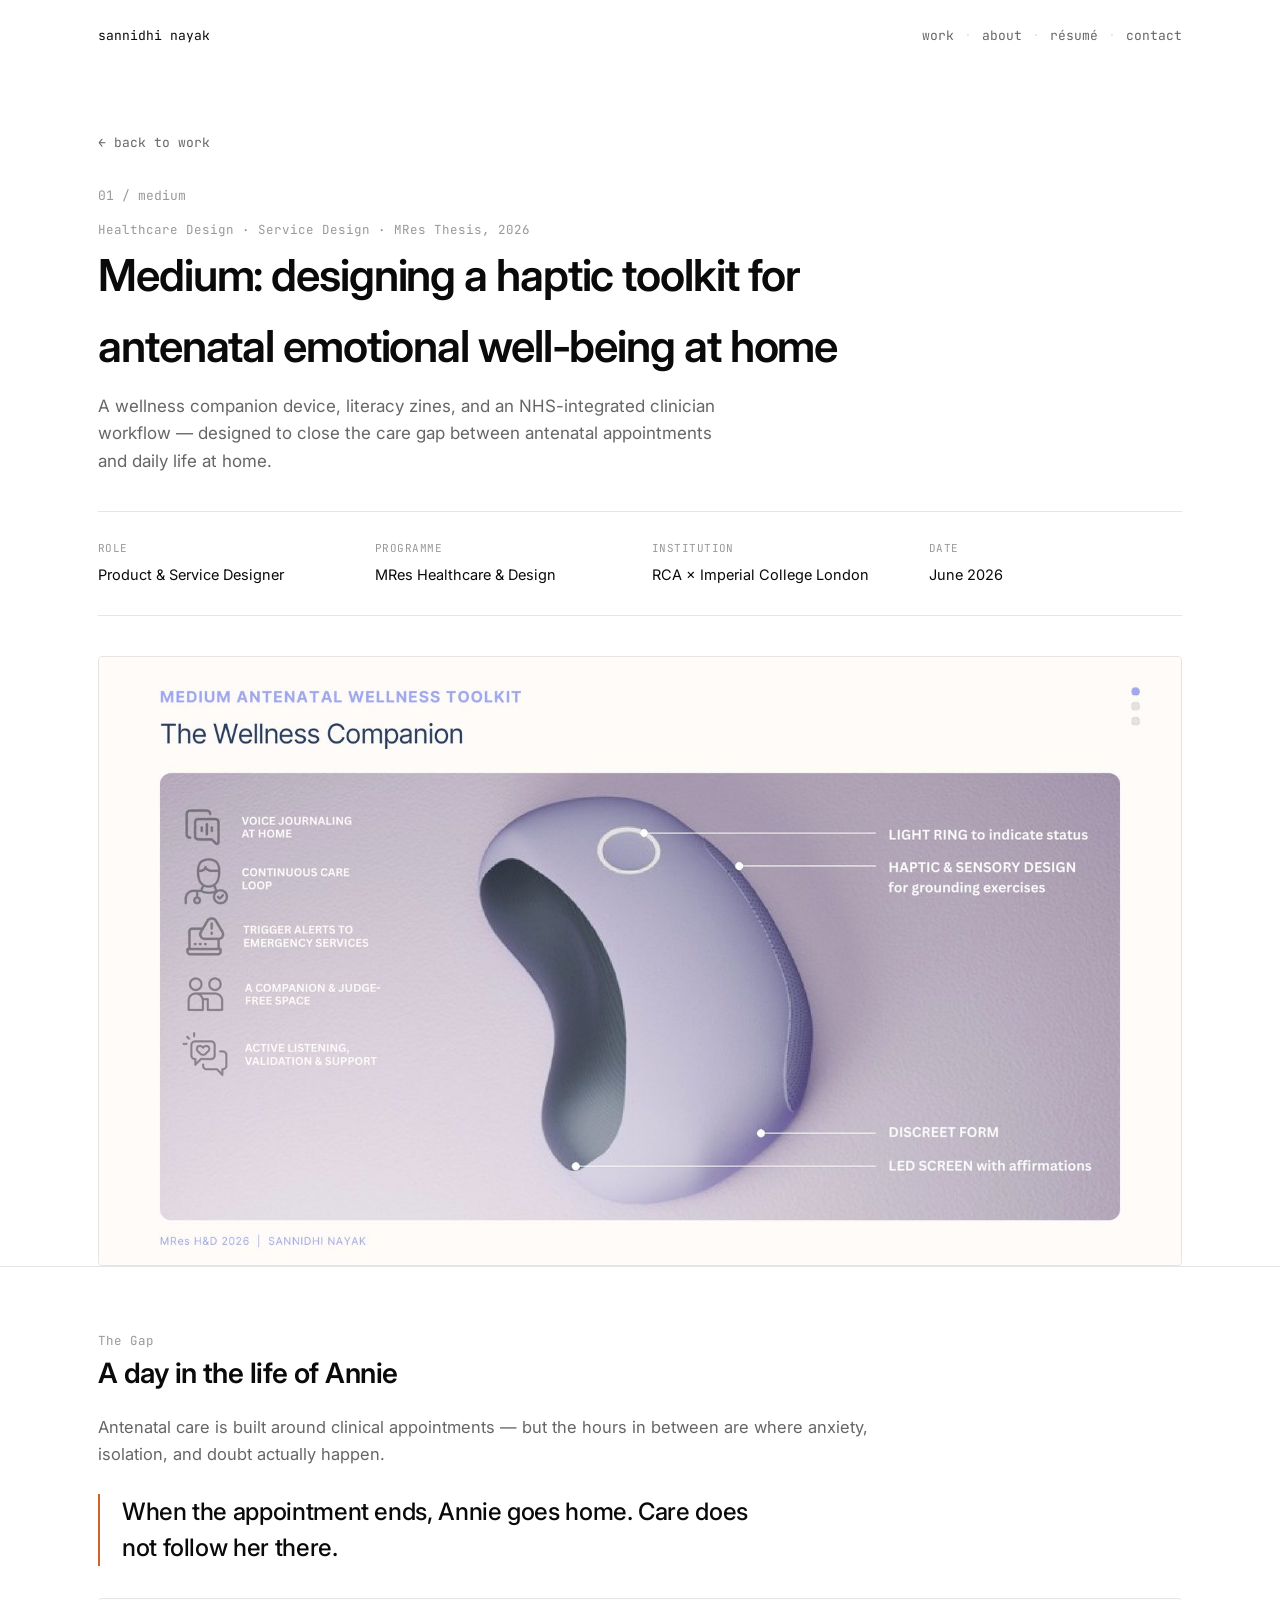
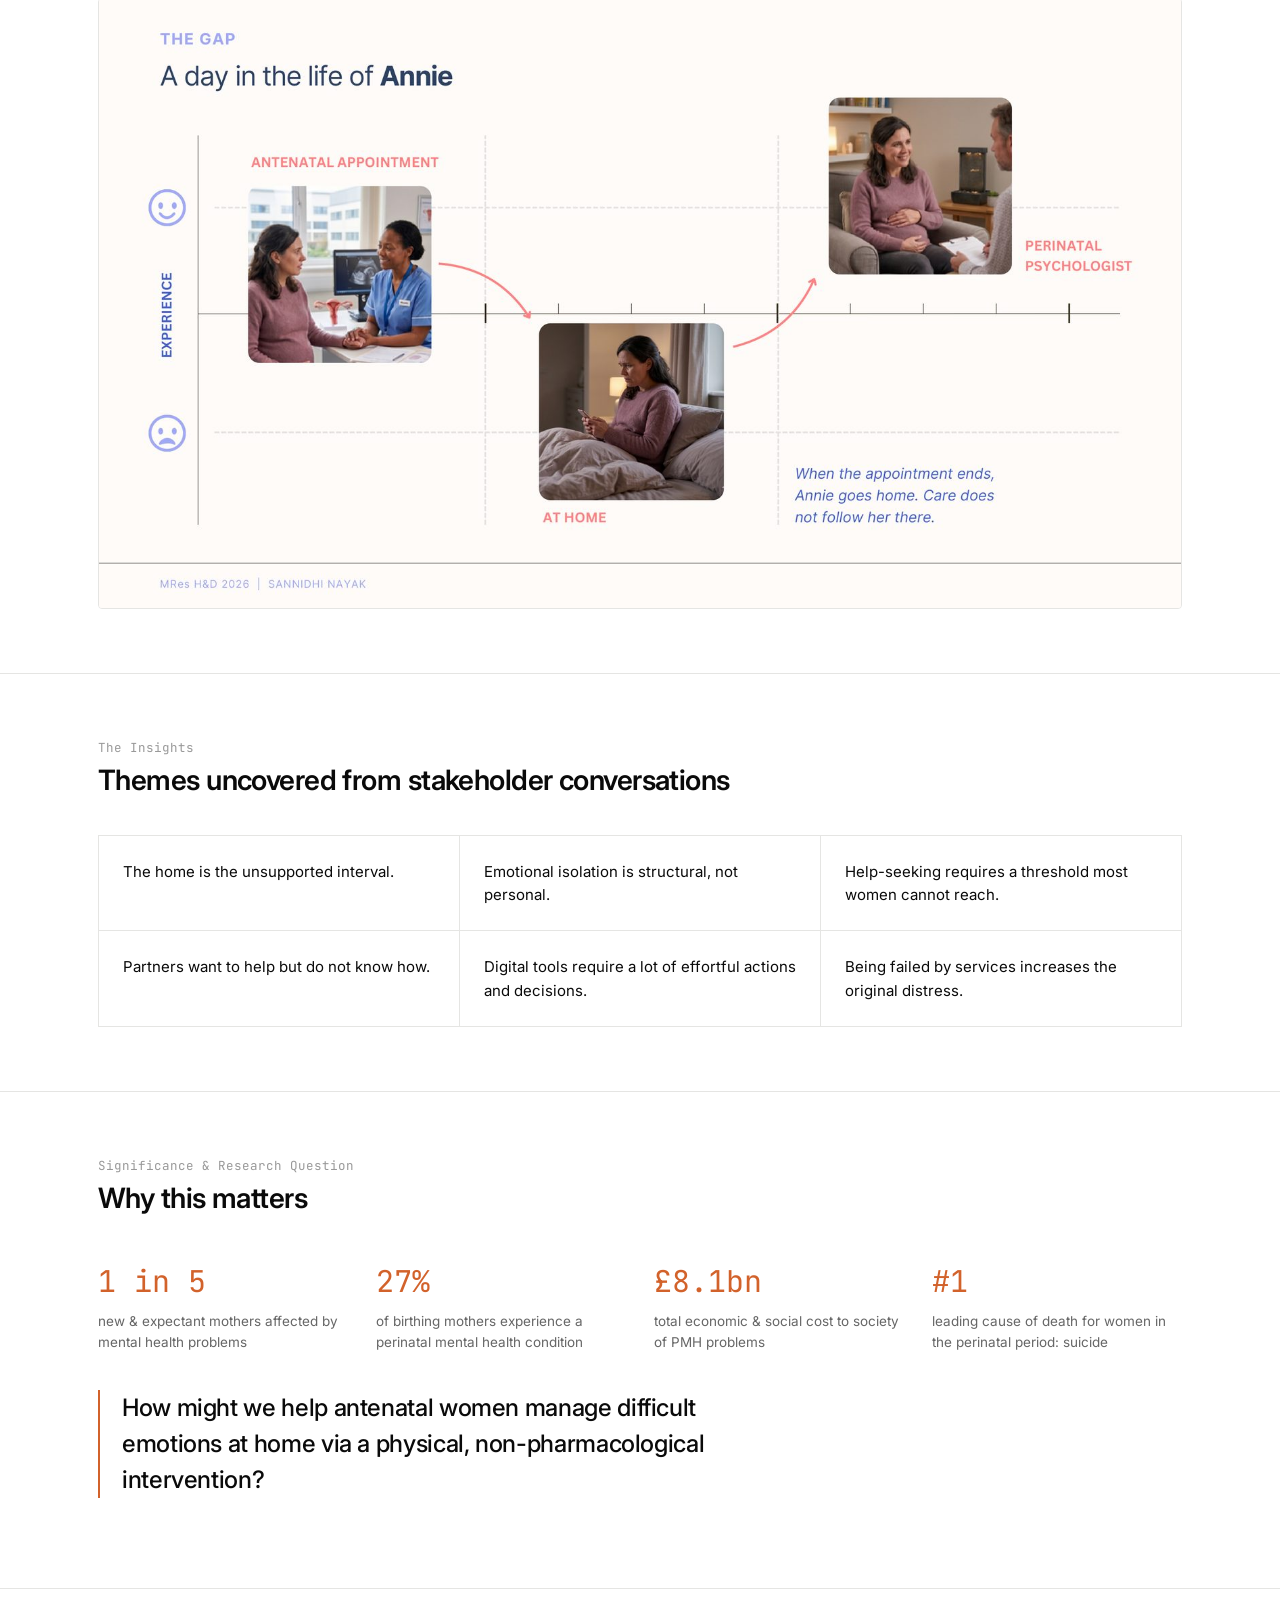
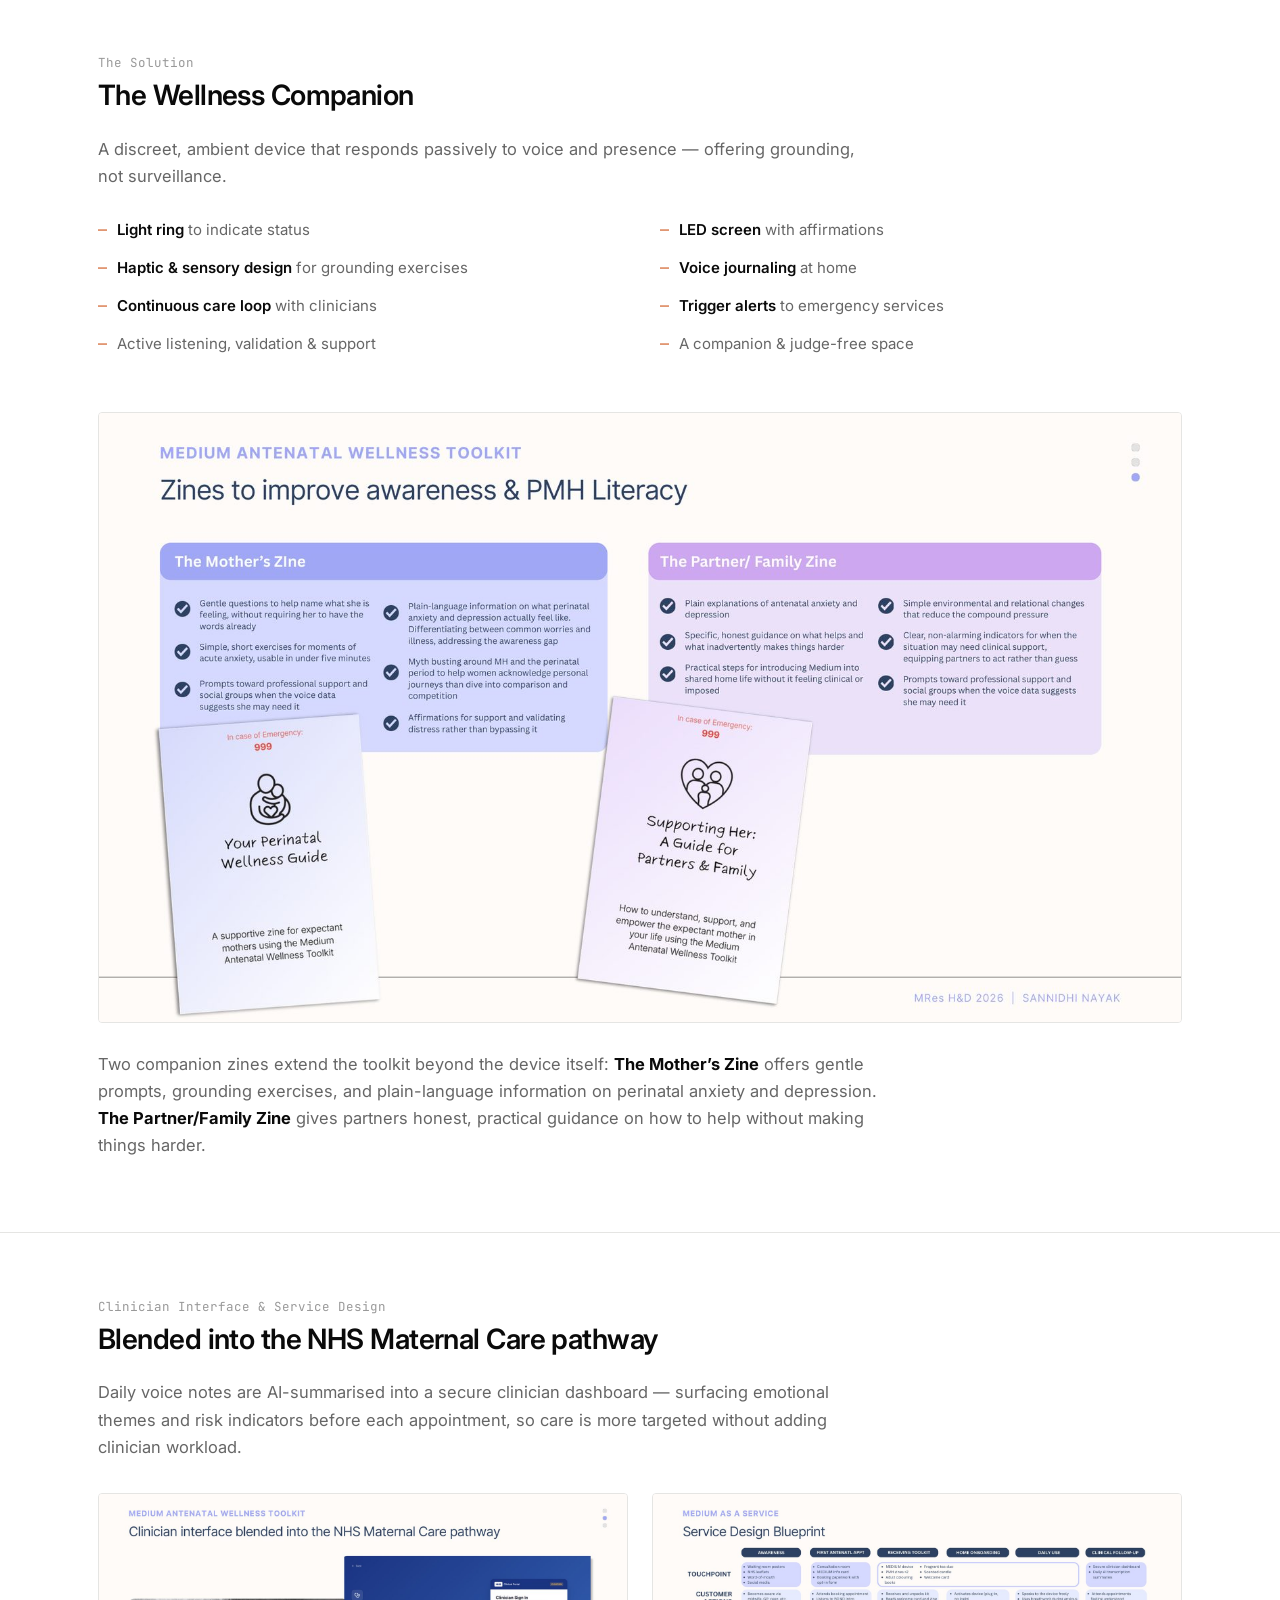
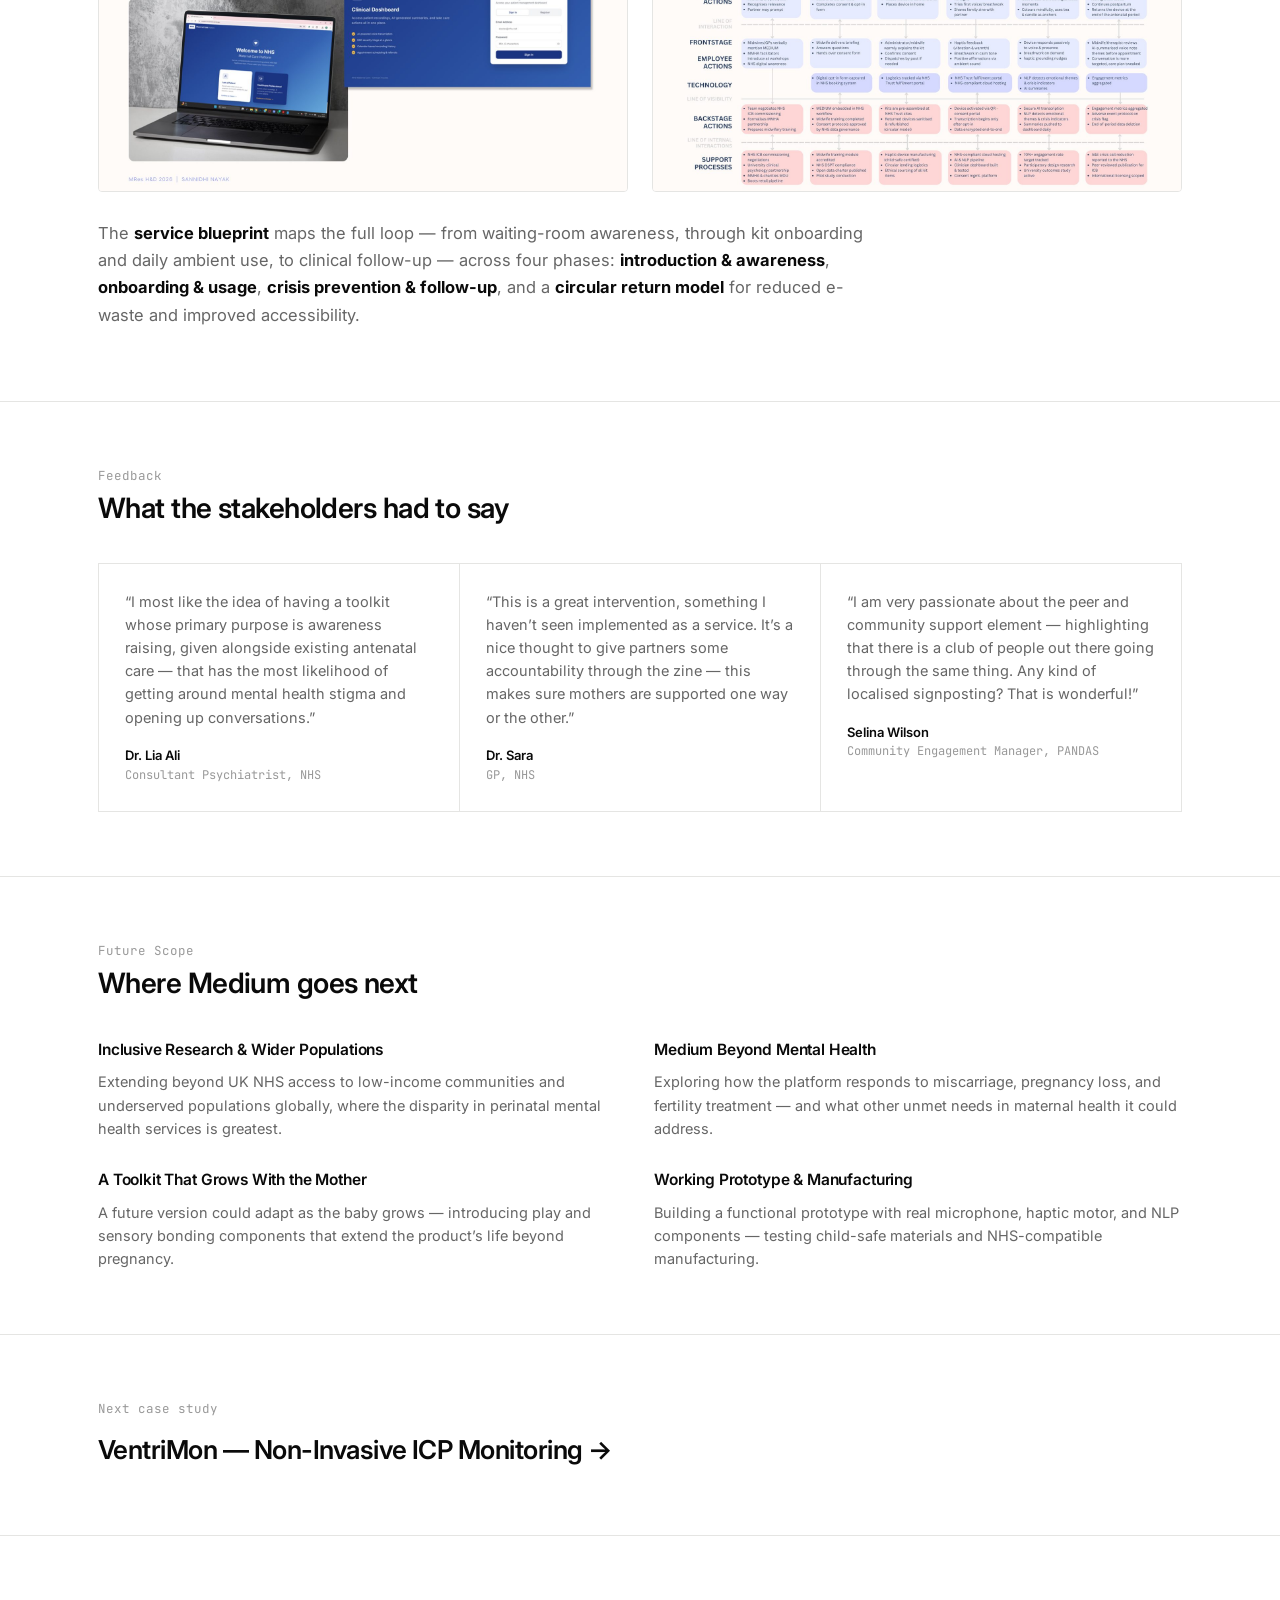
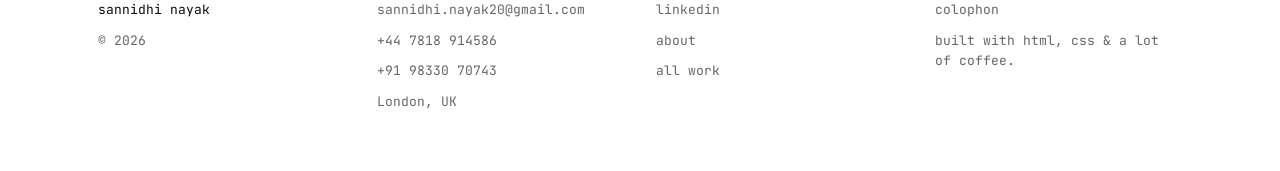
<file: site/work/medium.html>
<!doctype html>
<html lang="en">
<head>
  <meta charset="UTF-8" />
  <meta name="viewport" content="width=device-width, initial-scale=1.0" />
  <title>Medium — Antenatal Wellness Toolkit | Sannidhi Nayak</title>
  <meta name="description" content="Designing a haptic toolkit for antenatal emotional well-being at home. MRes Healthcare & Design thesis, Royal College of Art × Imperial College London." />
  <link rel="preconnect" href="https://fonts.googleapis.com" />
  <link rel="preconnect" href="https://fonts.gstatic.com" crossorigin />
  <link href="https://fonts.googleapis.com/css2?family=Inter:wght@400;500;600;700&family=JetBrains+Mono:wght@400;500&display=swap" rel="stylesheet" />
  <link rel="stylesheet" href="../css/style.css" />
</head>
<body>

  <nav class="nav">
    <div class="container">
      <a href="../index.html" class="nav-logo">sannidhi nayak</a>
      <button class="nav-toggle">menu</button>
      <ul class="nav-links">
        <li><a href="../index.html#work">work</a></li>
        <li class="dot">&middot;</li>
        <li><a href="../about.html">about</a></li>
        <li class="dot">&middot;</li>
        <li><a href="../about.html#contact">résumé</a></li>
        <li class="dot">&middot;</li>
        <li><a href="../index.html#contact">contact</a></li>
      </ul>
    </div>
  </nav>

  <header class="cs-header">
    <div class="container">
      <a href="../index.html#work" class="cs-back">&larr; back to work</a>
      <p class="cs-label">01 / medium</p>
      <p class="eyebrow">Healthcare Design · Service Design · MRes Thesis, 2026</p>
      <h1 class="cs-title">Medium: designing a haptic toolkit for antenatal emotional well-being at home</h1>
      <p class="cs-subtitle">A wellness companion device, literacy zines, and an NHS-integrated clinician workflow — designed to close the care gap between antenatal appointments and daily life at home.</p>

      <div class="cs-meta">
        <div class="cs-meta-item"><div class="label">Role</div><div class="value">Product &amp; Service Designer</div></div>
        <div class="cs-meta-item"><div class="label">Programme</div><div class="value">MRes Healthcare &amp; Design</div></div>
        <div class="cs-meta-item"><div class="label">Institution</div><div class="value">RCA × Imperial College London</div></div>
        <div class="cs-meta-item"><div class="label">Date</div><div class="value">June 2026</div></div>
      </div>

      <div class="cs-hero-image reveal"><img src="../assets/medium/m06.jpg" alt="Medium — The Wellness Companion device with feature callouts" /></div>
    </div>
  </header>

  <section class="cs-section reveal">
    <div class="container">
      <p class="eyebrow">The Gap</p>
      <h2>A day in the life of Annie</h2>
      <p class="lede">Antenatal care is built around clinical appointments — but the hours in between are where anxiety, isolation, and doubt actually happen.</p>
      <blockquote class="cs-pullquote">When the appointment ends, Annie goes home. Care does not follow her there.</blockquote>
      <div class="cs-image-row single">
        <div class="cs-hero-image"><img src="../assets/medium/m02.jpg" alt="A day in the life of Annie — journey map from antenatal appointment to home to perinatal psychologist" /></div>
      </div>
    </div>
  </section>

  <section class="cs-section reveal">
    <div class="container">
      <p class="eyebrow">The Insights</p>
      <h2>Themes uncovered from stakeholder conversations</h2>
      <div class="insight-grid">
        <div class="insight-card">The home is the unsupported interval.</div>
        <div class="insight-card">Emotional isolation is structural, not personal.</div>
        <div class="insight-card">Help-seeking requires a threshold most women cannot reach.</div>
        <div class="insight-card">Partners want to help but do not know how.</div>
        <div class="insight-card">Digital tools require a lot of effortful actions and decisions.</div>
        <div class="insight-card">Being failed by services increases the original distress.</div>
      </div>
    </div>
  </section>

  <section class="cs-section reveal">
    <div class="container">
      <p class="eyebrow">Significance &amp; Research Question</p>
      <h2>Why this matters</h2>
      <div class="cs-stats">
        <div class="cs-stat"><div class="num">1 in 5</div><div class="label">new &amp; expectant mothers affected by mental health problems</div></div>
        <div class="cs-stat"><div class="num">27%</div><div class="label">of birthing mothers experience a perinatal mental health condition</div></div>
        <div class="cs-stat"><div class="num">£8.1bn</div><div class="label">total economic &amp; social cost to society of PMH problems</div></div>
        <div class="cs-stat"><div class="num">#1</div><div class="label">leading cause of death for women in the perinatal period: suicide</div></div>
      </div>
      <blockquote class="cs-pullquote">How might we help antenatal women manage difficult emotions at home via a physical, non-pharmacological intervention?</blockquote>
    </div>
  </section>

  <section class="cs-section reveal">
    <div class="container">
      <p class="eyebrow">The Solution</p>
      <h2>The Wellness Companion</h2>
      <p class="lede">A discreet, ambient device that responds passively to voice and presence — offering grounding, not surveillance.</p>
      <div class="feature-list">
        <div class="feature-item"><span><strong>Light ring</strong> to indicate status</span></div>
        <div class="feature-item"><span><strong>LED screen</strong> with affirmations</span></div>
        <div class="feature-item"><span><strong>Haptic &amp; sensory design</strong> for grounding exercises</span></div>
        <div class="feature-item"><span><strong>Voice journaling</strong> at home</span></div>
        <div class="feature-item"><span><strong>Continuous care loop</strong> with clinicians</span></div>
        <div class="feature-item"><span><strong>Trigger alerts</strong> to emergency services</span></div>
        <div class="feature-item"><span>Active listening, validation &amp; support</span></div>
        <div class="feature-item"><span>A companion &amp; judge-free space</span></div>
      </div>

      <div class="cs-image-row single" style="margin-top:56px;">
        <div class="cs-hero-image"><img src="../assets/medium/m07.jpg" alt="The Mother's Zine and Partner/Family Zine" /></div>
      </div>
      <p class="lede" style="margin-top:28px;">Two companion zines extend the toolkit beyond the device itself: <strong style="color:var(--text)">The Mother&rsquo;s Zine</strong> offers gentle prompts, grounding exercises, and plain-language information on perinatal anxiety and depression. <strong style="color:var(--text)">The Partner/Family Zine</strong> gives partners honest, practical guidance on how to help without making things harder.</p>
    </div>
  </section>

  <section class="cs-section reveal">
    <div class="container">
      <p class="eyebrow">Clinician Interface &amp; Service Design</p>
      <h2>Blended into the NHS Maternal Care pathway</h2>
      <p class="lede">Daily voice notes are AI-summarised into a secure clinician dashboard — surfacing emotional themes and risk indicators before each appointment, so care is more targeted without adding clinician workload.</p>
      <div class="cs-image-row">
        <div class="cs-hero-image"><img src="../assets/medium/m08.jpg" alt="NHS Maternal Care clinician sign-in and dashboard interface" /></div>
        <div class="cs-hero-image"><img src="../assets/medium/m14.jpg" alt="Medium as a Service — service design blueprint" /></div>
      </div>
      <p class="lede" style="margin-top:28px;">The <strong style="color:var(--text)">service blueprint</strong> maps the full loop — from waiting-room awareness, through kit onboarding and daily ambient use, to clinical follow-up — across four phases: <strong style="color:var(--text)">introduction &amp; awareness</strong>, <strong style="color:var(--text)">onboarding &amp; usage</strong>, <strong style="color:var(--text)">crisis prevention &amp; follow-up</strong>, and a <strong style="color:var(--text)">circular return model</strong> for reduced e-waste and improved accessibility.</p>
    </div>
  </section>

  <section class="cs-section reveal">
    <div class="container">
      <p class="eyebrow">Feedback</p>
      <h2>What the stakeholders had to say</h2>
      <div class="quote-grid">
        <div class="quote-card">
          <p>&ldquo;I most like the idea of having a toolkit whose primary purpose is awareness raising, given alongside existing antenatal care — that has the most likelihood of getting around mental health stigma and opening up conversations.&rdquo;</p>
          <div class="who">Dr. Lia Ali</div>
          <div class="role">Consultant Psychiatrist, NHS</div>
        </div>
        <div class="quote-card">
          <p>&ldquo;This is a great intervention, something I haven&rsquo;t seen implemented as a service. It&rsquo;s a nice thought to give partners some accountability through the zine — this makes sure mothers are supported one way or the other.&rdquo;</p>
          <div class="who">Dr. Sara</div>
          <div class="role">GP, NHS</div>
        </div>
        <div class="quote-card">
          <p>&ldquo;I am very passionate about the peer and community support element — highlighting that there is a club of people out there going through the same thing. Any kind of localised signposting? That is wonderful!&rdquo;</p>
          <div class="who">Selina Wilson</div>
          <div class="role">Community Engagement Manager, PANDAS</div>
        </div>
      </div>
    </div>
  </section>

  <section class="cs-section reveal">
    <div class="container">
      <p class="eyebrow">Future Scope</p>
      <h2>Where Medium goes next</h2>
      <div class="future-grid">
        <div class="future-card">
          <h4>Inclusive Research &amp; Wider Populations</h4>
          <p>Extending beyond UK NHS access to low-income communities and underserved populations globally, where the disparity in perinatal mental health services is greatest.</p>
        </div>
        <div class="future-card">
          <h4>Medium Beyond Mental Health</h4>
          <p>Exploring how the platform responds to miscarriage, pregnancy loss, and fertility treatment — and what other unmet needs in maternal health it could address.</p>
        </div>
        <div class="future-card">
          <h4>A Toolkit That Grows With the Mother</h4>
          <p>A future version could adapt as the baby grows — introducing play and sensory bonding components that extend the product&rsquo;s life beyond pregnancy.</p>
        </div>
        <div class="future-card">
          <h4>Working Prototype &amp; Manufacturing</h4>
          <p>Building a functional prototype with real microphone, haptic motor, and NLP components — testing child-safe materials and NHS-compatible manufacturing.</p>
        </div>
      </div>
    </div>
  </section>

  <section class="cs-next">
    <div class="container">
      <p class="label">Next case study</p>
      <a href="ventrimon.html"><h3>VentriMon — Non-Invasive ICP Monitoring →</h3></a>
    </div>
  </section>

  <footer class="footer" id="contact">
    <div class="container">
      <div class="footer-grid">
        <div class="footer-col">
          <span class="name">sannidhi nayak</span>
          <span>&copy; 2026</span>
        </div>
        <div class="footer-col">
          <a href="mailto:sannidhi.nayak20@gmail.com">sannidhi.nayak20@gmail.com</a>
          <span>+44 7818 914586</span>
          <span>+91 98330 70743</span>
          <span>London, UK</span>
        </div>
        <div class="footer-col">
          <a href="https://www.linkedin.com/in/sannidhinayak/" target="_blank" rel="noopener">linkedin</a>
          <a href="../about.html">about</a>
          <a href="../index.html#work">all work</a>
        </div>
        <div class="footer-col">
          <span>colophon</span>
          <span>built with html, css &amp; a lot of coffee.</span>
        </div>
      </div>
    </div>
  </footer>

  <script src="../js/main.js"></script>
</body>
</html>
</file>
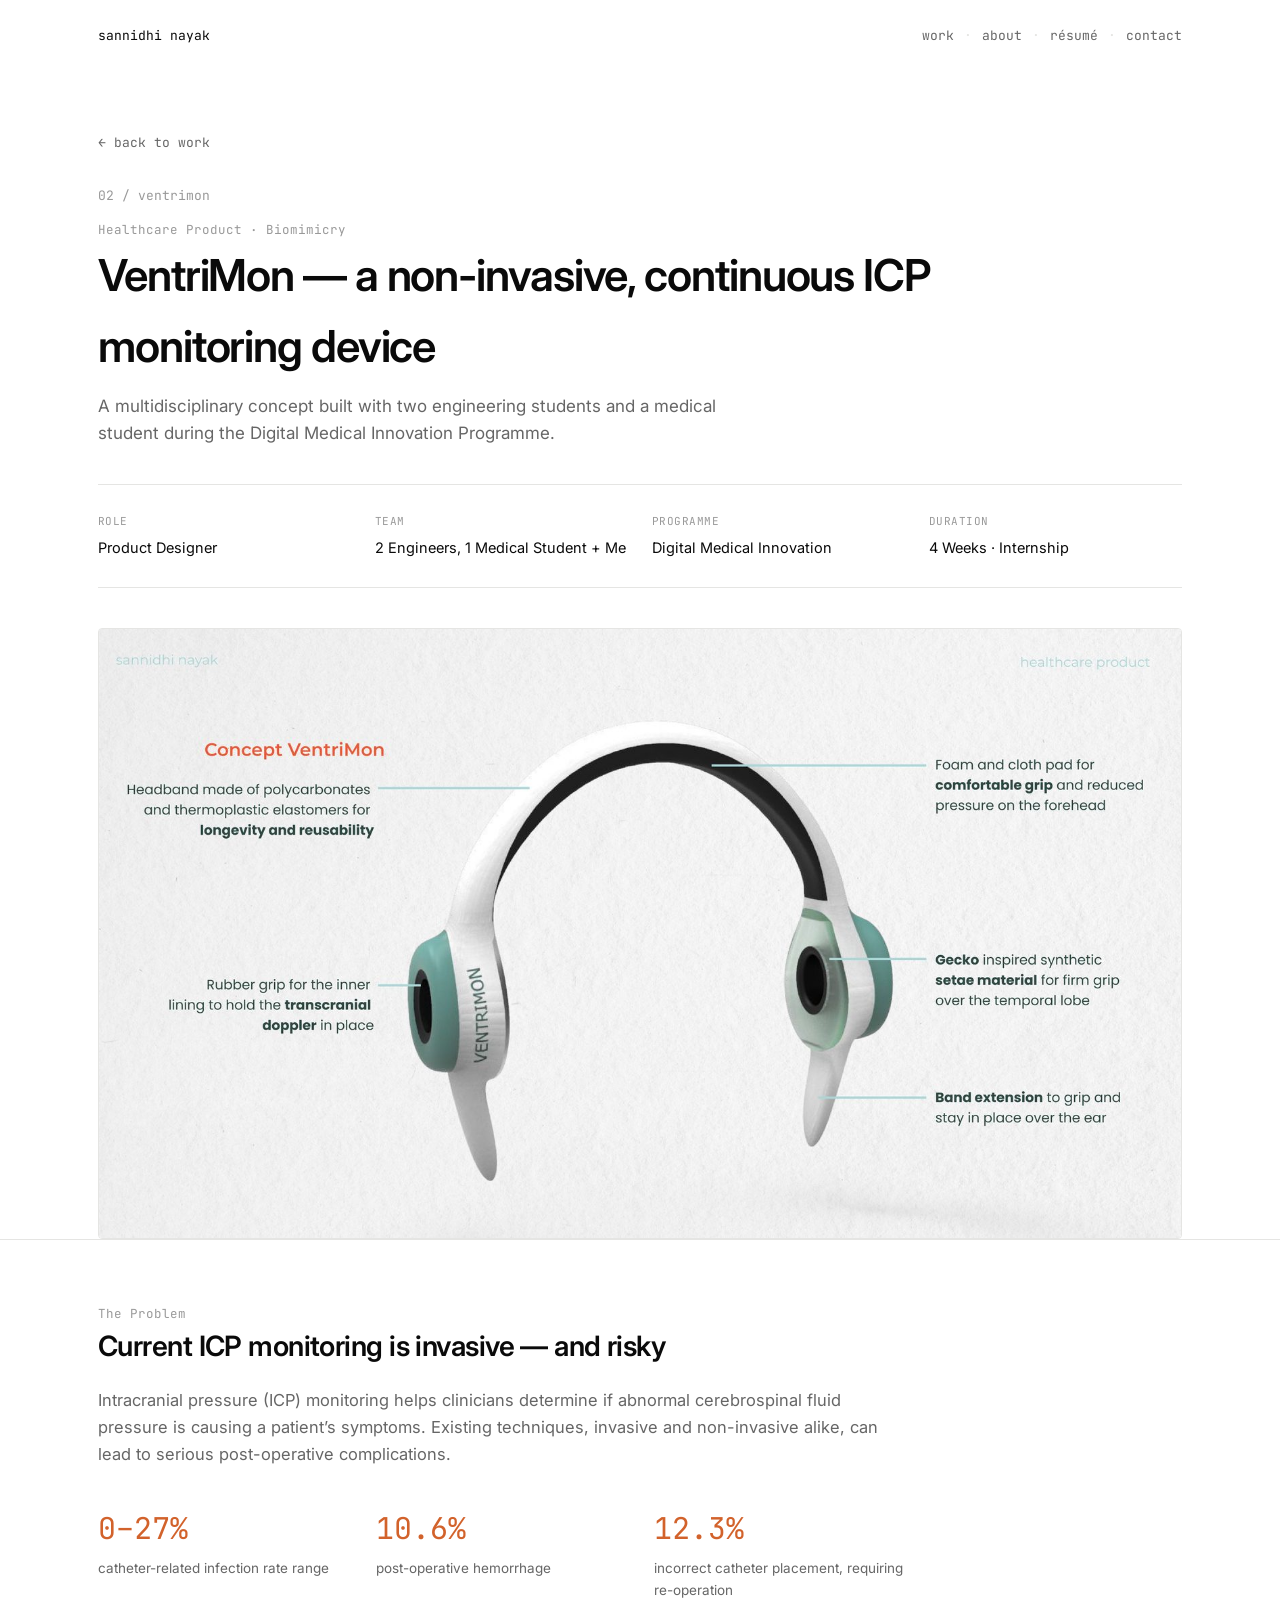
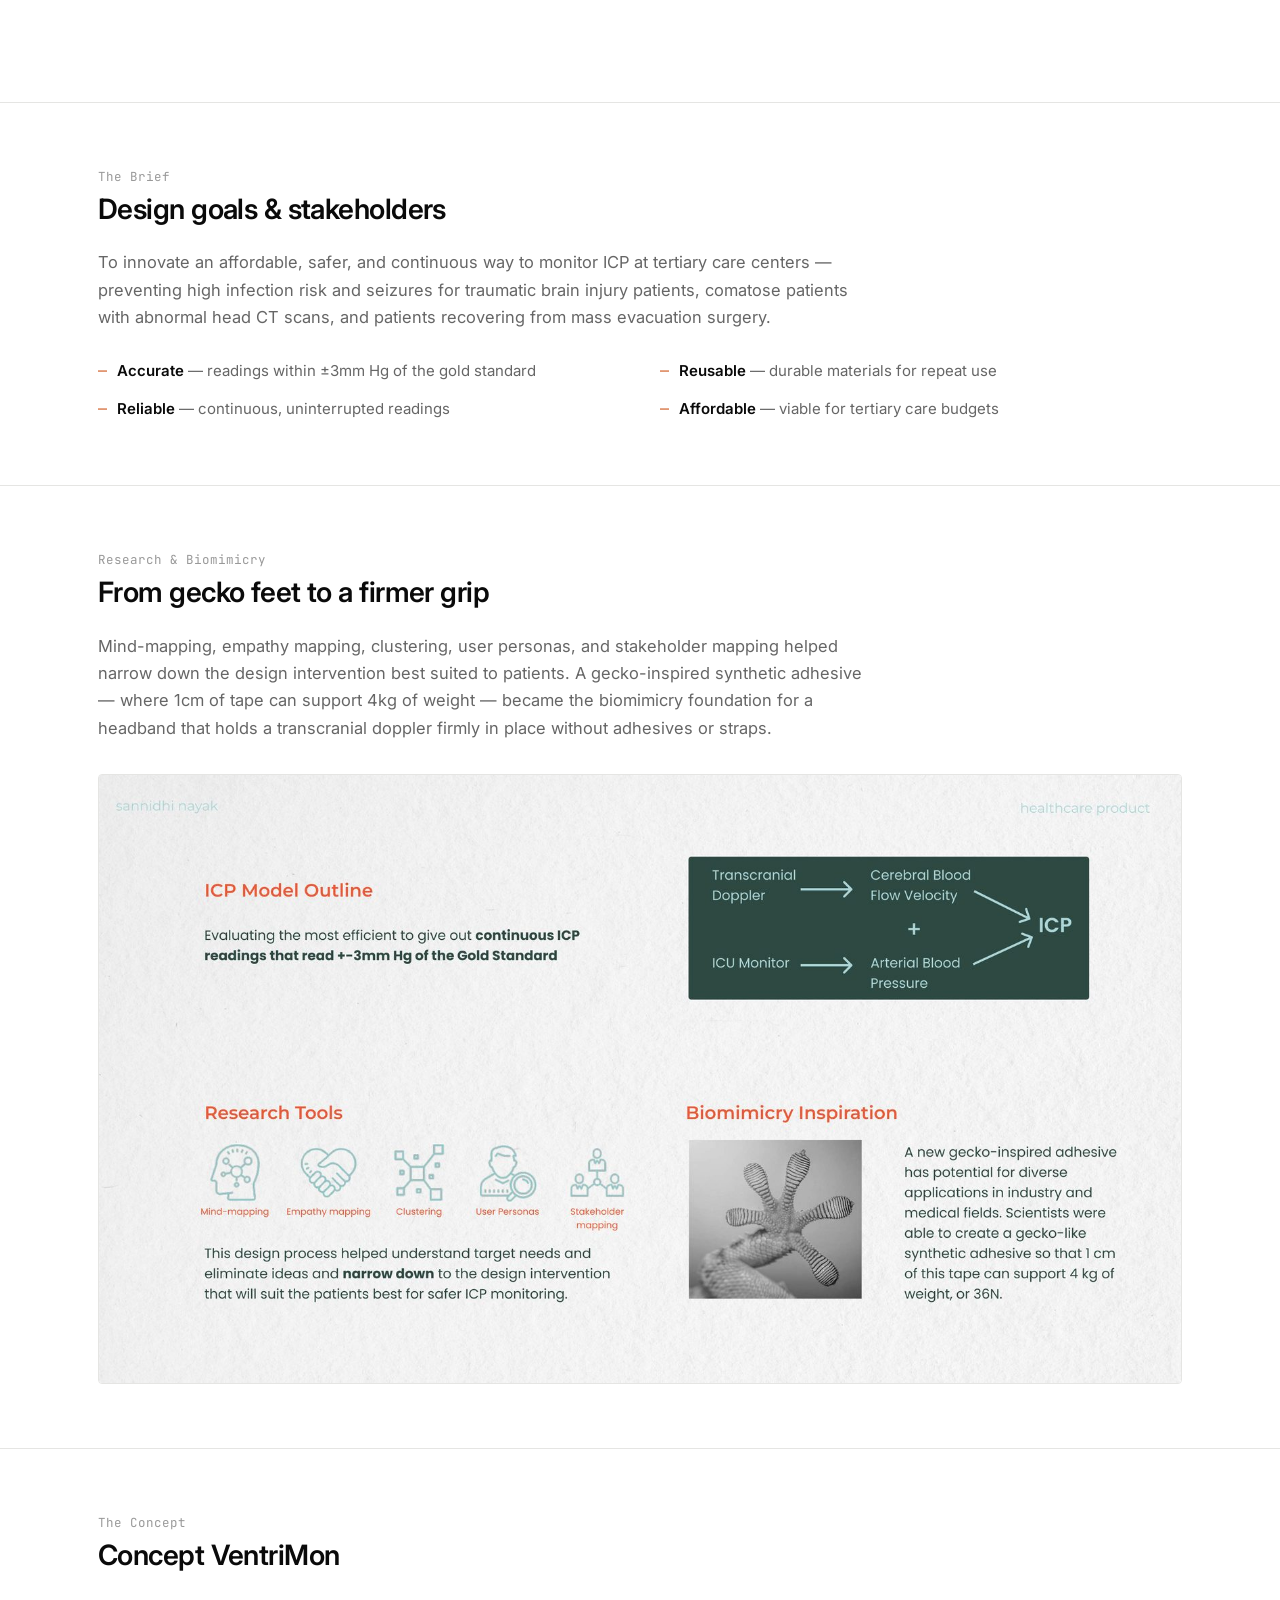
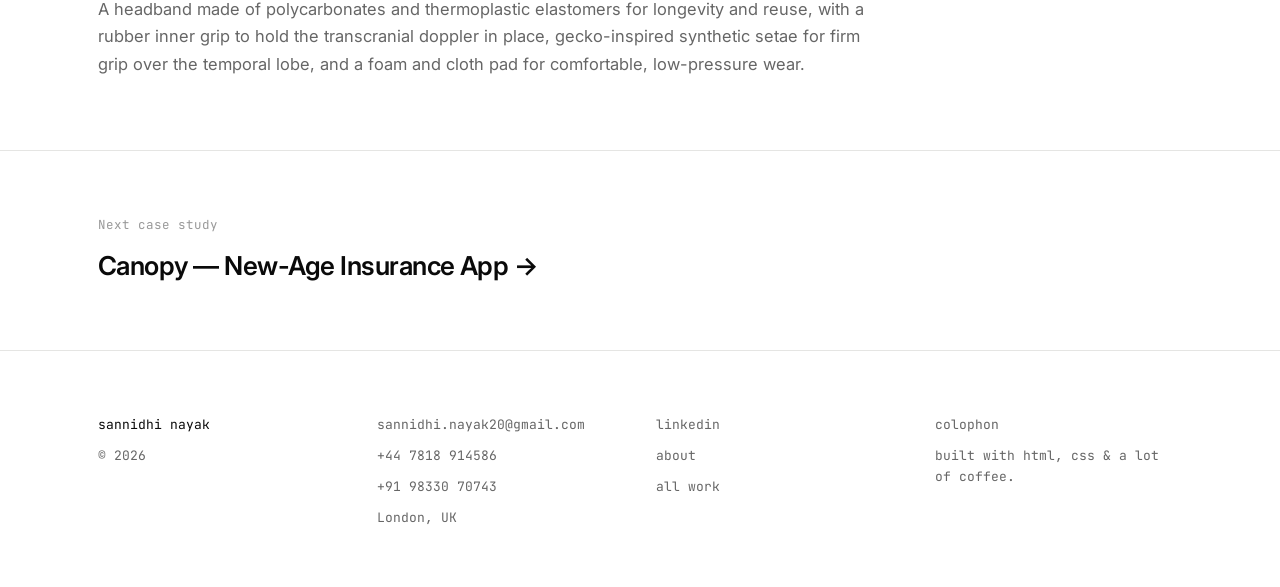
<file: site/work/ventrimon.html>
<!doctype html>
<html lang="en">
<head>
  <meta charset="UTF-8" />
  <meta name="viewport" content="width=device-width, initial-scale=1.0" />
  <title>VentriMon — Non-Invasive ICP Monitoring | Sannidhi Nayak</title>
  <meta name="description" content="A gecko-adhesive inspired concept device for continuous, non-invasive intracranial pressure monitoring." />
  <link rel="preconnect" href="https://fonts.googleapis.com" />
  <link rel="preconnect" href="https://fonts.gstatic.com" crossorigin />
  <link href="https://fonts.googleapis.com/css2?family=Inter:wght@400;500;600;700&family=JetBrains+Mono:wght@400;500&display=swap" rel="stylesheet" />
  <link rel="stylesheet" href="../css/style.css" />
</head>
<body>

  <nav class="nav">
    <div class="container">
      <a href="../index.html" class="nav-logo">sannidhi nayak</a>
      <button class="nav-toggle">menu</button>
      <ul class="nav-links">
        <li><a href="../index.html#work">work</a></li>
        <li class="dot">&middot;</li>
        <li><a href="../about.html">about</a></li>
        <li class="dot">&middot;</li>
        <li><a href="../about.html#contact">résumé</a></li>
        <li class="dot">&middot;</li>
        <li><a href="../index.html#contact">contact</a></li>
      </ul>
    </div>
  </nav>

  <header class="cs-header">
    <div class="container">
      <a href="../index.html#work" class="cs-back">&larr; back to work</a>
      <p class="cs-label">02 / ventrimon</p>
      <p class="eyebrow">Healthcare Product · Biomimicry</p>
      <h1 class="cs-title">VentriMon — a non-invasive, continuous ICP monitoring device</h1>
      <p class="cs-subtitle">A multidisciplinary concept built with two engineering students and a medical student during the Digital Medical Innovation Programme.</p>

      <div class="cs-meta">
        <div class="cs-meta-item"><div class="label">Role</div><div class="value">Product Designer</div></div>
        <div class="cs-meta-item"><div class="label">Team</div><div class="value">2 Engineers, 1 Medical Student + Me</div></div>
        <div class="cs-meta-item"><div class="label">Programme</div><div class="value">Digital Medical Innovation</div></div>
        <div class="cs-meta-item"><div class="label">Duration</div><div class="value">4 Weeks · Internship</div></div>
      </div>

      <div class="cs-hero-image reveal"><img src="../assets/portfolio/p13.jpg" alt="Concept VentriMon headband device with material callouts" /></div>
    </div>
  </header>

  <section class="cs-section reveal">
    <div class="container">
      <p class="eyebrow">The Problem</p>
      <h2>Current ICP monitoring is invasive — and risky</h2>
      <p class="lede">Intracranial pressure (ICP) monitoring helps clinicians determine if abnormal cerebrospinal fluid pressure is causing a patient&rsquo;s symptoms. Existing techniques, invasive and non-invasive alike, can lead to serious post-operative complications.</p>
      <div class="cs-stats">
        <div class="cs-stat"><div class="num">0–27%</div><div class="label">catheter-related infection rate range</div></div>
        <div class="cs-stat"><div class="num">10.6%</div><div class="label">post-operative hemorrhage</div></div>
        <div class="cs-stat"><div class="num">12.3%</div><div class="label">incorrect catheter placement, requiring re-operation</div></div>
      </div>
    </div>
  </section>

  <section class="cs-section reveal">
    <div class="container">
      <p class="eyebrow">The Brief</p>
      <h2>Design goals &amp; stakeholders</h2>
      <p class="lede">To innovate an affordable, safer, and continuous way to monitor ICP at tertiary care centers — preventing high infection risk and seizures for traumatic brain injury patients, comatose patients with abnormal head CT scans, and patients recovering from mass evacuation surgery.</p>
      <div class="feature-list">
        <div class="feature-item"><span><strong>Accurate</strong> — readings within ±3mm Hg of the gold standard</span></div>
        <div class="feature-item"><span><strong>Reusable</strong> — durable materials for repeat use</span></div>
        <div class="feature-item"><span><strong>Reliable</strong> — continuous, uninterrupted readings</span></div>
        <div class="feature-item"><span><strong>Affordable</strong> — viable for tertiary care budgets</span></div>
      </div>
    </div>
  </section>

  <section class="cs-section reveal">
    <div class="container">
      <p class="eyebrow">Research &amp; Biomimicry</p>
      <h2>From gecko feet to a firmer grip</h2>
      <p class="lede">Mind-mapping, empathy mapping, clustering, user personas, and stakeholder mapping helped narrow down the design intervention best suited to patients. A gecko-inspired synthetic adhesive — where 1cm of tape can support 4kg of weight — became the biomimicry foundation for a headband that holds a transcranial doppler firmly in place without adhesives or straps.</p>
      <div class="cs-image-row single">
        <div class="cs-hero-image"><img src="../assets/portfolio/p11.jpg" alt="ICP model outline, research tools, and gecko biomimicry inspiration" /></div>
      </div>
    </div>
  </section>

  <section class="cs-section reveal">
    <div class="container">
      <p class="eyebrow">The Concept</p>
      <h2>Concept VentriMon</h2>
      <p class="lede">A headband made of polycarbonates and thermoplastic elastomers for longevity and reuse, with a rubber inner grip to hold the transcranial doppler in place, gecko-inspired synthetic setae for firm grip over the temporal lobe, and a foam and cloth pad for comfortable, low-pressure wear.</p>
    </div>
  </section>

  <section class="cs-next">
    <div class="container">
      <p class="label">Next case study</p>
      <a href="canopy.html"><h3>Canopy — New-Age Insurance App →</h3></a>
    </div>
  </section>

  <footer class="footer" id="contact">
    <div class="container">
      <div class="footer-grid">
        <div class="footer-col">
          <span class="name">sannidhi nayak</span>
          <span>&copy; 2026</span>
        </div>
        <div class="footer-col">
          <a href="mailto:sannidhi.nayak20@gmail.com">sannidhi.nayak20@gmail.com</a>
          <span>+44 7818 914586</span>
          <span>+91 98330 70743</span>
          <span>London, UK</span>
        </div>
        <div class="footer-col">
          <a href="https://www.linkedin.com/in/sannidhinayak/" target="_blank" rel="noopener">linkedin</a>
          <a href="../about.html">about</a>
          <a href="../index.html#work">all work</a>
        </div>
        <div class="footer-col">
          <span>colophon</span>
          <span>built with html, css &amp; a lot of coffee.</span>
        </div>
      </div>
    </div>
  </footer>

  <script src="../js/main.js"></script>
</body>
</html>
</file>
<file: site/css/style.css>
/* ============================================
   Sannidhi Nayak — Portfolio
   Design tokens + shared styles
   Light theme, styled after deepikarao.co.in
   ============================================ */

:root {
  --bg: #ffffff;
  --bg-warm: #e7e3d3;
  --bg-elev: #fafaf8;
  --border: #e5e5e3;
  --text: #0a0a0a;
  --text-dim: #666666;
  --text-dimmer: #999999;
  --accent: #d2622b;
  --accent-soft: #f5e6dc;
  --sans: 'Inter', -apple-system, BlinkMacSystemFont, 'Segoe UI', sans-serif;
  --mono: 'JetBrains Mono', ui-monospace, 'SF Mono', Menlo, monospace;
  --container: 1180px;
}

* { box-sizing: border-box; margin: 0; padding: 0; }

html { scroll-behavior: smooth; }

body {
  background: var(--bg);
  color: var(--text);
  font-family: var(--sans);
  font-size: 16px;
  line-height: 1.6;
  -webkit-font-smoothing: antialiased;
  overflow-x: hidden;
}

img { max-width: 100%; display: block; }

a { color: inherit; text-decoration: none; }

.container {
  max-width: var(--container);
  margin: 0 auto;
  padding: 0 48px;
}

@media (max-width: 720px) {
  .container { padding: 0 24px; }
}

/* ---------- Typography ---------- */

h1, h2, h3, h4 { font-family: var(--sans); font-weight: 600; letter-spacing: -0.02em; }

.eyebrow {
  font-family: var(--mono);
  font-size: 12.5px;
  font-weight: 400;
  color: var(--text-dimmer);
}

.section-title { font-size: 32px; color: var(--text); letter-spacing: -0.02em; }

.lede { color: var(--text-dim); font-size: 16.5px; line-height: 1.65; }

.small { font-family: var(--mono); font-size: 12.5px; color: var(--text-dimmer); }

/* ---------- Nav ---------- */

.nav {
  position: sticky;
  top: 0;
  z-index: 50;
  display: flex;
  align-items: center;
  justify-content: space-between;
  padding: 26px 0;
  background: rgba(255, 255, 255, 0.86);
  backdrop-filter: blur(8px);
}

.nav .container { display: flex; align-items: center; justify-content: space-between; width: 100%; }

.nav-logo { font-family: var(--mono); font-size: 13px; color: var(--text); }

.nav-links { display: flex; align-items: center; gap: 10px; list-style: none; font-family: var(--mono); font-size: 13px; }

.nav-links a { color: var(--text-dim); transition: color 0.15s; }
.nav-links a:hover, .nav-links a.active { color: var(--text); }
.nav-links .dot { color: var(--border); }

.nav-toggle { display: none; }

@media (max-width: 720px) {
  .nav-links { display: none; }
  .nav-toggle {
    display: block; background: none; border: 1px solid var(--border); border-radius: 6px;
    color: var(--text); padding: 8px 12px; font-size: 12.5px; font-family: var(--mono);
  }
  .nav-links.open {
    display: flex; flex-direction: column; align-items: flex-start; gap: 0; position: absolute; top: 100%; left: 0; right: 0;
    background: var(--bg); border-bottom: 1px solid var(--border); padding: 8px 0;
  }
  .nav-links.open .dot { display: none; }
  .nav-links.open a { padding: 14px 24px; width: 100%; border-bottom: 1px solid var(--border); }
}

/* ---------- Links (text-style, not buttons) ---------- */

.link-arrow {
  display: inline-flex;
  align-items: center;
  gap: 8px;
  font-family: var(--mono);
  font-size: 13.5px;
  color: var(--text);
  border-bottom: 1px solid var(--border);
  padding-bottom: 3px;
  transition: border-color 0.15s, color 0.15s;
}
.link-arrow:hover { border-color: var(--text); color: var(--accent); }

.link-row { display: flex; gap: 32px; flex-wrap: wrap; align-items: center; }

/* ---------- Tags (plain mono, dot separated) ---------- */

.tags {
  font-family: var(--mono);
  font-size: 11.5px;
  letter-spacing: 0.02em;
  text-transform: uppercase;
  color: var(--text-dimmer);
}
.tags span:not(:last-child)::after { content: '\00a0\00b7\00a0'; }

/* ---------- Hero ---------- */

.hero { padding: 80px 0 64px; }

.hero-avatar { width: 96px; height: 96px; margin-bottom: 28px; }

.hero-intro { font-size: 32px; font-weight: 500; margin-bottom: 8px; letter-spacing: -0.015em; }

.hero-headline {
  font-size: 64px;
  line-height: 1.04;
  letter-spacing: -0.035em;
  font-weight: 600;
  max-width: 880px;
  margin: 4px 0 28px;
}

.hero-headline em { color: var(--accent); font-style: normal; }

.hero-sub {
  max-width: 620px;
  margin: 0 0 32px;
  color: var(--text-dim);
  font-size: 17px;
  line-height: 1.65;
}

@media (max-width: 720px) {
  .hero { padding: 56px 0 48px; }
  .hero-headline { font-size: 38px; }
  .hero-intro { font-size: 24px; }
}

/* ---------- Work list (full-width, stacked) ---------- */

.work-list { padding: 20px 0 40px; }

.work-item {
  padding: 72px 0;
  border-top: 1px solid var(--border);
}

.work-item:last-child { border-bottom: 1px solid var(--border); }

.work-label { font-family: var(--mono); font-size: 13px; color: var(--text-dimmer); margin-bottom: 14px; }
.work-label .n { color: var(--text); }

.work-item h3 { font-size: 34px; margin-bottom: 10px; letter-spacing: -0.02em; }

.work-item .work-sub { color: var(--text-dim); font-size: 16px; margin-bottom: 32px; max-width: 620px; }

.work-image {
  border-radius: 4px;
  overflow: hidden;
  border: 1px solid var(--border);
  background: var(--bg-elev);
  margin-bottom: 32px;
}

.work-image img { width: 100%; height: auto; display: block; transition: opacity 0.2s ease; }
.work-item a.work-image:hover img { opacity: 0.92; }

.work-content .work-desc { color: var(--text); font-size: 16px; margin-bottom: 24px; line-height: 1.7; max-width: 720px; }
.work-content .tags { margin-bottom: 24px; }

/* ---------- Gallery (small cards) ---------- */

.gallery { padding: 64px 0; border-top: 1px solid var(--border); }

.gallery-header { margin-bottom: 40px; }

.gallery-grid {
  display: grid;
  grid-template-columns: repeat(3, 1fr);
  gap: 40px 32px;
}

.gallery-card { display: block; }

.gallery-card-image {
  aspect-ratio: 4/3;
  overflow: hidden;
  border-radius: 4px;
  border: 1px solid var(--border);
  background: var(--bg-elev);
  margin-bottom: 16px;
}
.gallery-card-image img { width: 100%; height: 100%; object-fit: cover; }

.gallery-card-meta { font-family: var(--mono); font-size: 12.5px; color: var(--text-dimmer); margin-bottom: 8px; }
.gallery-card h4 { font-size: 18px; margin-bottom: 8px; font-weight: 600; letter-spacing: -0.015em; }
.gallery-card p { font-size: 14px; color: var(--text-dim); line-height: 1.55; margin-bottom: 10px; }

@media (max-width: 900px) {
  .gallery-grid { grid-template-columns: 1fr; }
}

/* ---------- Timeline ---------- */

.timeline { padding: 64px 0; border-top: 1px solid var(--border); }

.timeline-list { margin-top: 40px; }

.timeline-row {
  display: grid;
  grid-template-columns: 160px 1fr;
  gap: 24px;
  padding: 24px 0;
  border-top: 1px solid var(--border);
}
.timeline-row:last-child { border-bottom: 1px solid var(--border); }

.timeline-tag { font-family: var(--mono); font-size: 13px; color: var(--text-dimmer); padding-top: 2px; }
.timeline-row h4 { font-size: 16px; font-weight: 600; margin-bottom: 6px; letter-spacing: -0.01em; }
.timeline-row h4 .co { color: var(--text-dim); font-weight: 400; }
.timeline-row p { color: var(--text-dim); font-size: 14.5px; }

@media (max-width: 700px) {
  .timeline-row { grid-template-columns: 1fr; gap: 6px; }
}

/* ---------- Footer ---------- */

.footer { padding: 64px 0 48px; border-top: 1px solid var(--border); }

.footer-grid {
  display: grid;
  grid-template-columns: repeat(4, 1fr);
  gap: 32px;
  font-family: var(--mono);
  font-size: 13px;
}

.footer-col a, .footer-col span { display: block; color: var(--text-dim); margin-bottom: 10px; }
.footer-col a:hover { color: var(--accent); }
.footer-col .name { color: var(--text); }

@media (max-width: 800px) {
  .footer-grid { grid-template-columns: repeat(2, 1fr); gap: 32px 24px; }
}

/* ---------- Case study pages ---------- */

.cs-header { padding: 56px 0 0; }
.cs-back { font-family: var(--mono); color: var(--text-dim); font-size: 13px; margin-bottom: 32px; display: inline-block; }
.cs-back:hover { color: var(--accent); }

.cs-label { font-family: var(--mono); font-size: 13px; color: var(--text-dimmer); margin-bottom: 14px; }

.cs-title { font-size: 44px; margin-bottom: 12px; max-width: 860px; letter-spacing: -0.025em; }
.cs-subtitle { color: var(--text-dim); font-size: 17px; max-width: 640px; margin-bottom: 36px; }

.cs-meta {
  display: grid;
  grid-template-columns: repeat(4, 1fr);
  gap: 24px;
  padding: 28px 0;
  border-top: 1px solid var(--border);
  border-bottom: 1px solid var(--border);
  margin-bottom: 40px;
}

.cs-meta-item .label { font-family: var(--mono); font-size: 11px; text-transform: uppercase; letter-spacing: 0.04em; color: var(--text-dimmer); margin-bottom: 6px; }
.cs-meta-item .value { font-size: 14.5px; color: var(--text); }

.cs-hero-image { border-radius: 4px; overflow: hidden; border: 1px solid var(--border); background: var(--bg-elev); }

.cs-section { padding: 64px 0; border-top: 1px solid var(--border); }
.cs-section.no-border { border-top: none; }
.cs-section h2 { font-size: 28px; margin-bottom: 18px; letter-spacing: -0.02em; }
.cs-section .lede { max-width: 780px; margin-bottom: 8px; }

.cs-pullquote {
  font-family: var(--sans);
  font-weight: 500;
  font-size: 24px;
  line-height: 1.5;
  color: var(--text);
  max-width: 660px;
  margin: 26px 0;
  padding-left: 22px;
  border-left: 2px solid var(--accent);
  letter-spacing: -0.015em;
}

.cs-image-row { display: grid; grid-template-columns: 1fr 1fr; gap: 24px; margin-top: 32px; }
.cs-image-row.single { grid-template-columns: 1fr; }

.cs-stats { display: grid; grid-template-columns: repeat(4, 1fr); gap: 28px; margin: 36px 0; }
.cs-stat .num { font-family: var(--mono); font-size: 30px; color: var(--accent); margin-bottom: 6px; }
.cs-stat .label { color: var(--text-dim); font-size: 13.5px; }

.insight-grid { display: grid; grid-template-columns: repeat(3, 1fr); gap: 1px; margin-top: 32px; background: var(--border); border: 1px solid var(--border); }
.insight-card { background: var(--bg); padding: 24px; font-size: 15px; line-height: 1.55; }

.feature-list { display: grid; grid-template-columns: 1fr 1fr; gap: 14px 40px; margin-top: 28px; }
.feature-item { display: flex; gap: 10px; align-items: baseline; font-size: 15px; color: var(--text-dim); }
.feature-item strong { color: var(--text); font-weight: 600; }
.feature-item::before { content: '\2014'; color: var(--accent); flex-shrink: 0; font-family: var(--mono); }

.quote-grid { display: grid; grid-template-columns: repeat(3, 1fr); gap: 1px; margin-top: 32px; background: var(--border); border: 1px solid var(--border); }
.quote-card { background: var(--bg); padding: 26px; }
.quote-card p { font-size: 14.5px; line-height: 1.6; color: var(--text-dim); margin-bottom: 16px; }
.quote-card .who { font-size: 13px; color: var(--text); font-weight: 600; }
.quote-card .role { font-family: var(--mono); font-size: 12px; color: var(--text-dimmer); }

.future-grid { display: grid; grid-template-columns: repeat(2, 1fr); gap: 28px; margin-top: 32px; }
.future-card h4 { font-size: 15.5px; margin-bottom: 8px; letter-spacing: -0.01em; }
.future-card p { color: var(--text-dim); font-size: 14.5px; line-height: 1.6; }

.cs-next { padding: 64px 0; border-top: 1px solid var(--border); }
.cs-next .label { font-family: var(--mono); color: var(--text-dimmer); font-size: 12.5px; margin-bottom: 10px; }
.cs-next h3 { font-size: 26px; letter-spacing: -0.02em; }
.cs-next a:hover h3 { color: var(--accent); }

@media (max-width: 900px) {
  .cs-meta { grid-template-columns: repeat(2, 1fr); }
  .cs-image-row { grid-template-columns: 1fr; }
  .cs-stats { grid-template-columns: repeat(2, 1fr); }
  .insight-grid { grid-template-columns: 1fr; }
  .feature-list { grid-template-columns: 1fr; }
  .quote-grid { grid-template-columns: 1fr; }
  .future-grid { grid-template-columns: 1fr; }
  .cs-title { font-size: 30px; }
}

/* ---------- About page ---------- */

.about-hero { padding: 64px 0 80px; }

.about-grid {
  display: grid;
  grid-template-columns: 300px 1fr;
  gap: 56px;
  align-items: center;
}

.about-moon { border-radius: 4px; overflow: hidden; border: 1px solid var(--border); }

.about-hero h1 { font-size: 40px; margin: 6px 0 22px; letter-spacing: -0.025em; }
.about-hero .lede { font-size: 16.5px; margin-bottom: 16px; }

.skills-row { margin-top: 24px; }
.skills-row .label { font-family: var(--mono); font-size: 11px; text-transform: uppercase; letter-spacing: 0.04em; color: var(--text-dimmer); margin-bottom: 12px; display: block; }
.skills-row .tags { font-size: 12.5px; }
.skills-row .tags span { display: inline-block; }

@media (max-width: 800px) {
  .about-grid { grid-template-columns: 1fr; gap: 28px; text-align: left; }
  .about-moon { max-width: 240px; }
}

/* ---------- Reveal-on-scroll ---------- */

.reveal { opacity: 0; transform: translateY(14px); transition: opacity 0.5s ease, transform 0.5s ease; }
.reveal.in { opacity: 1; transform: translateY(0); }
</file>
